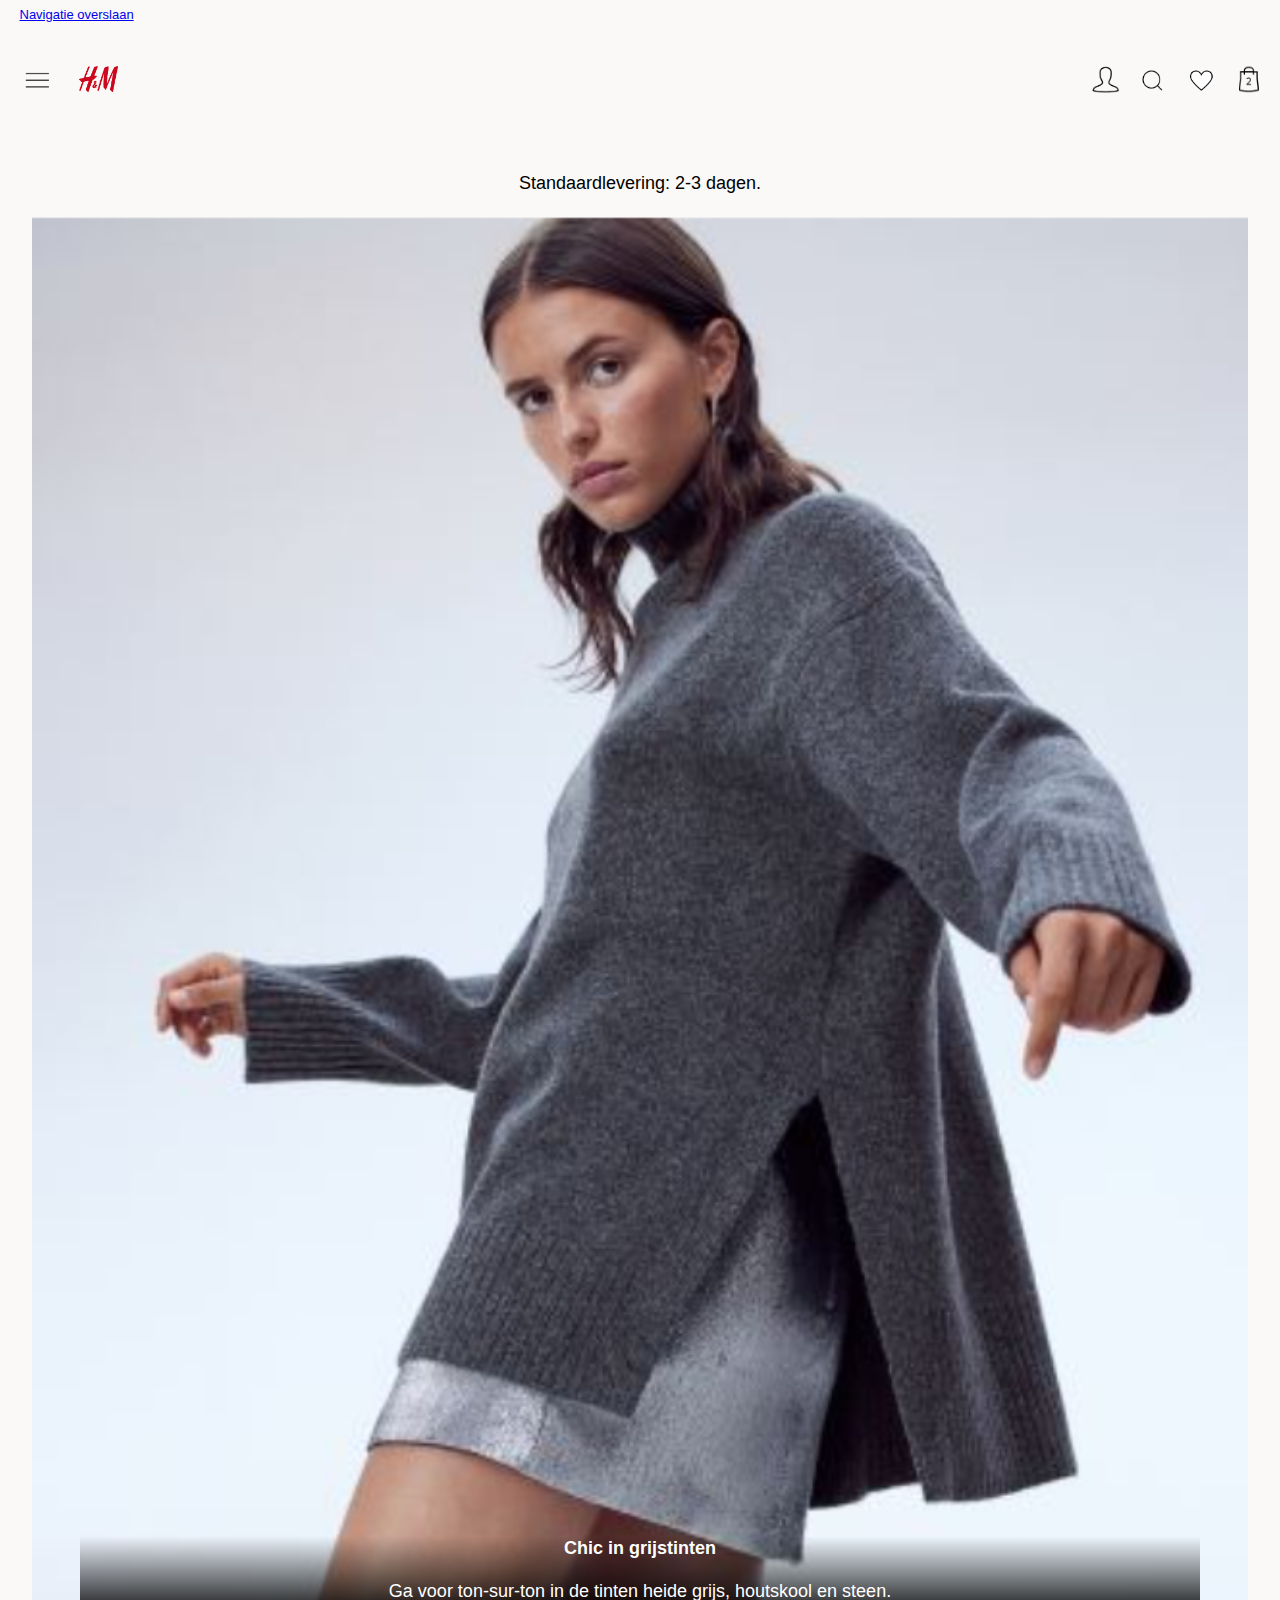
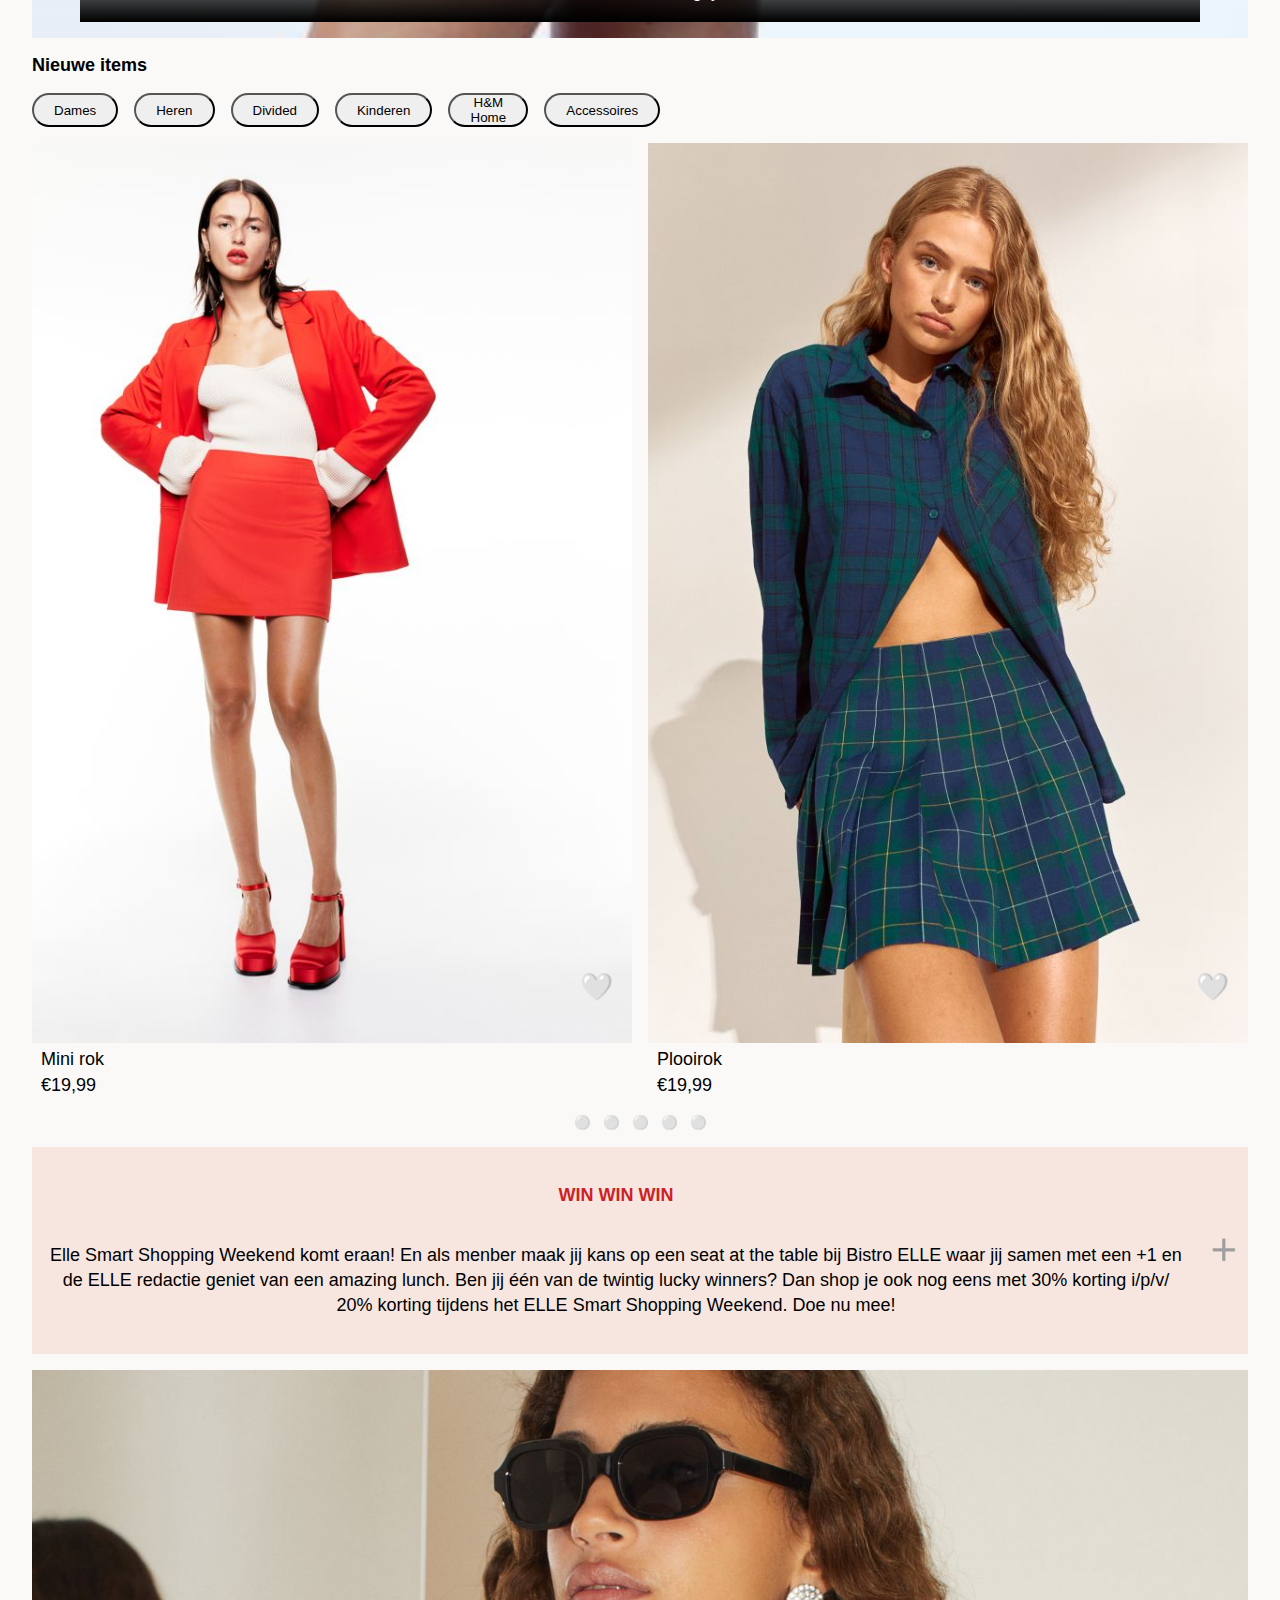
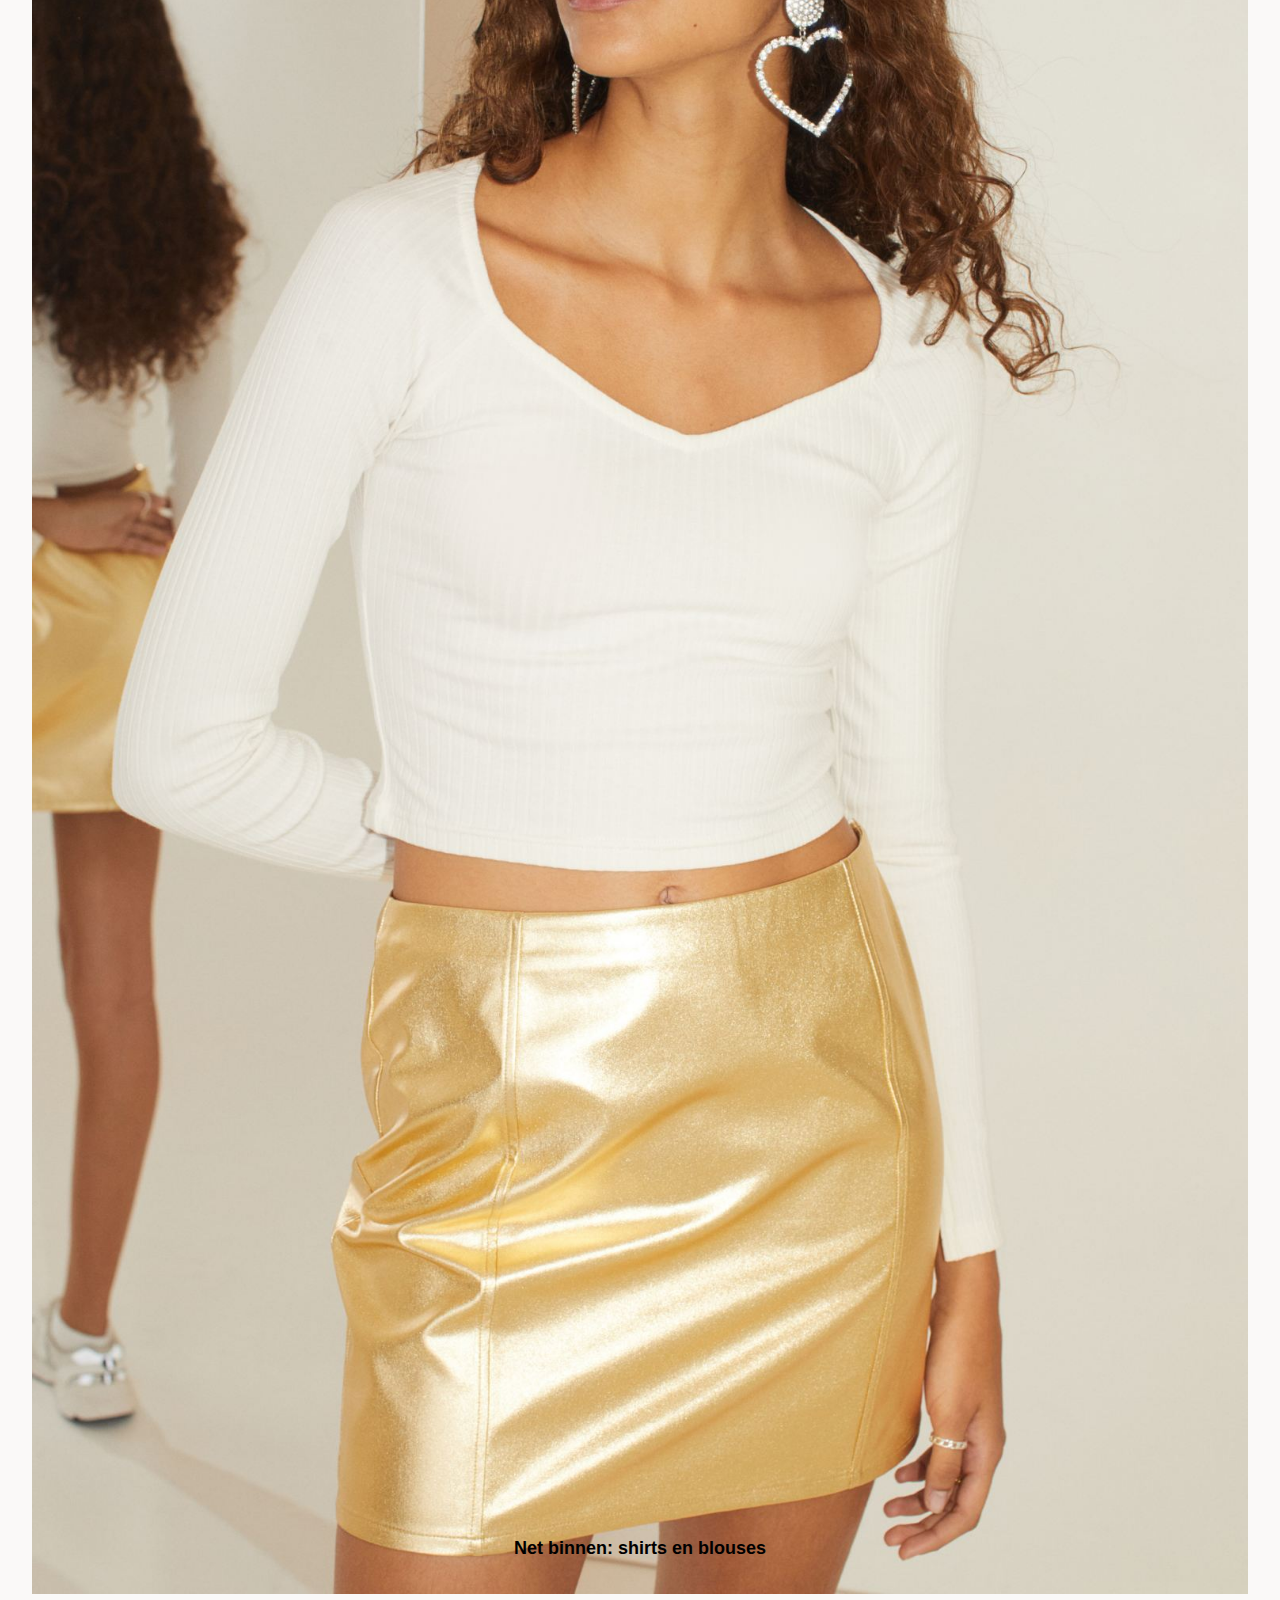
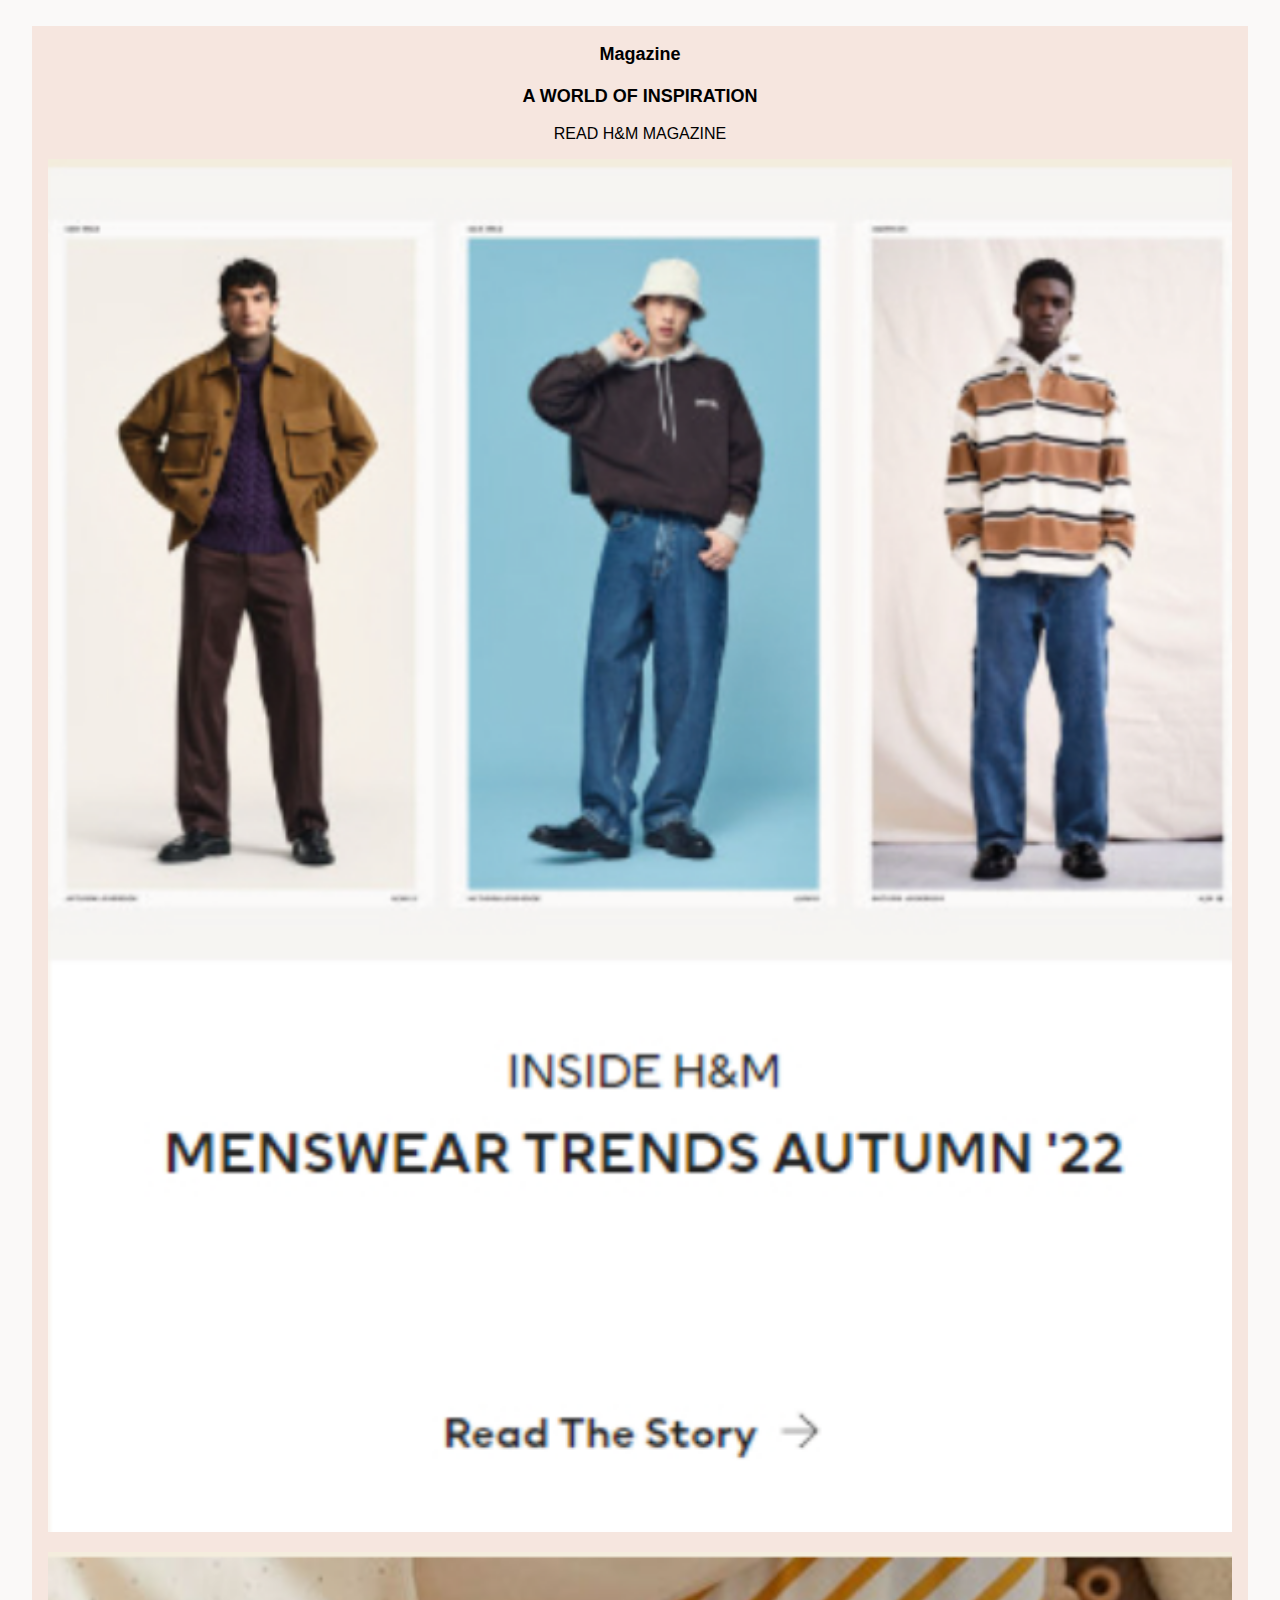
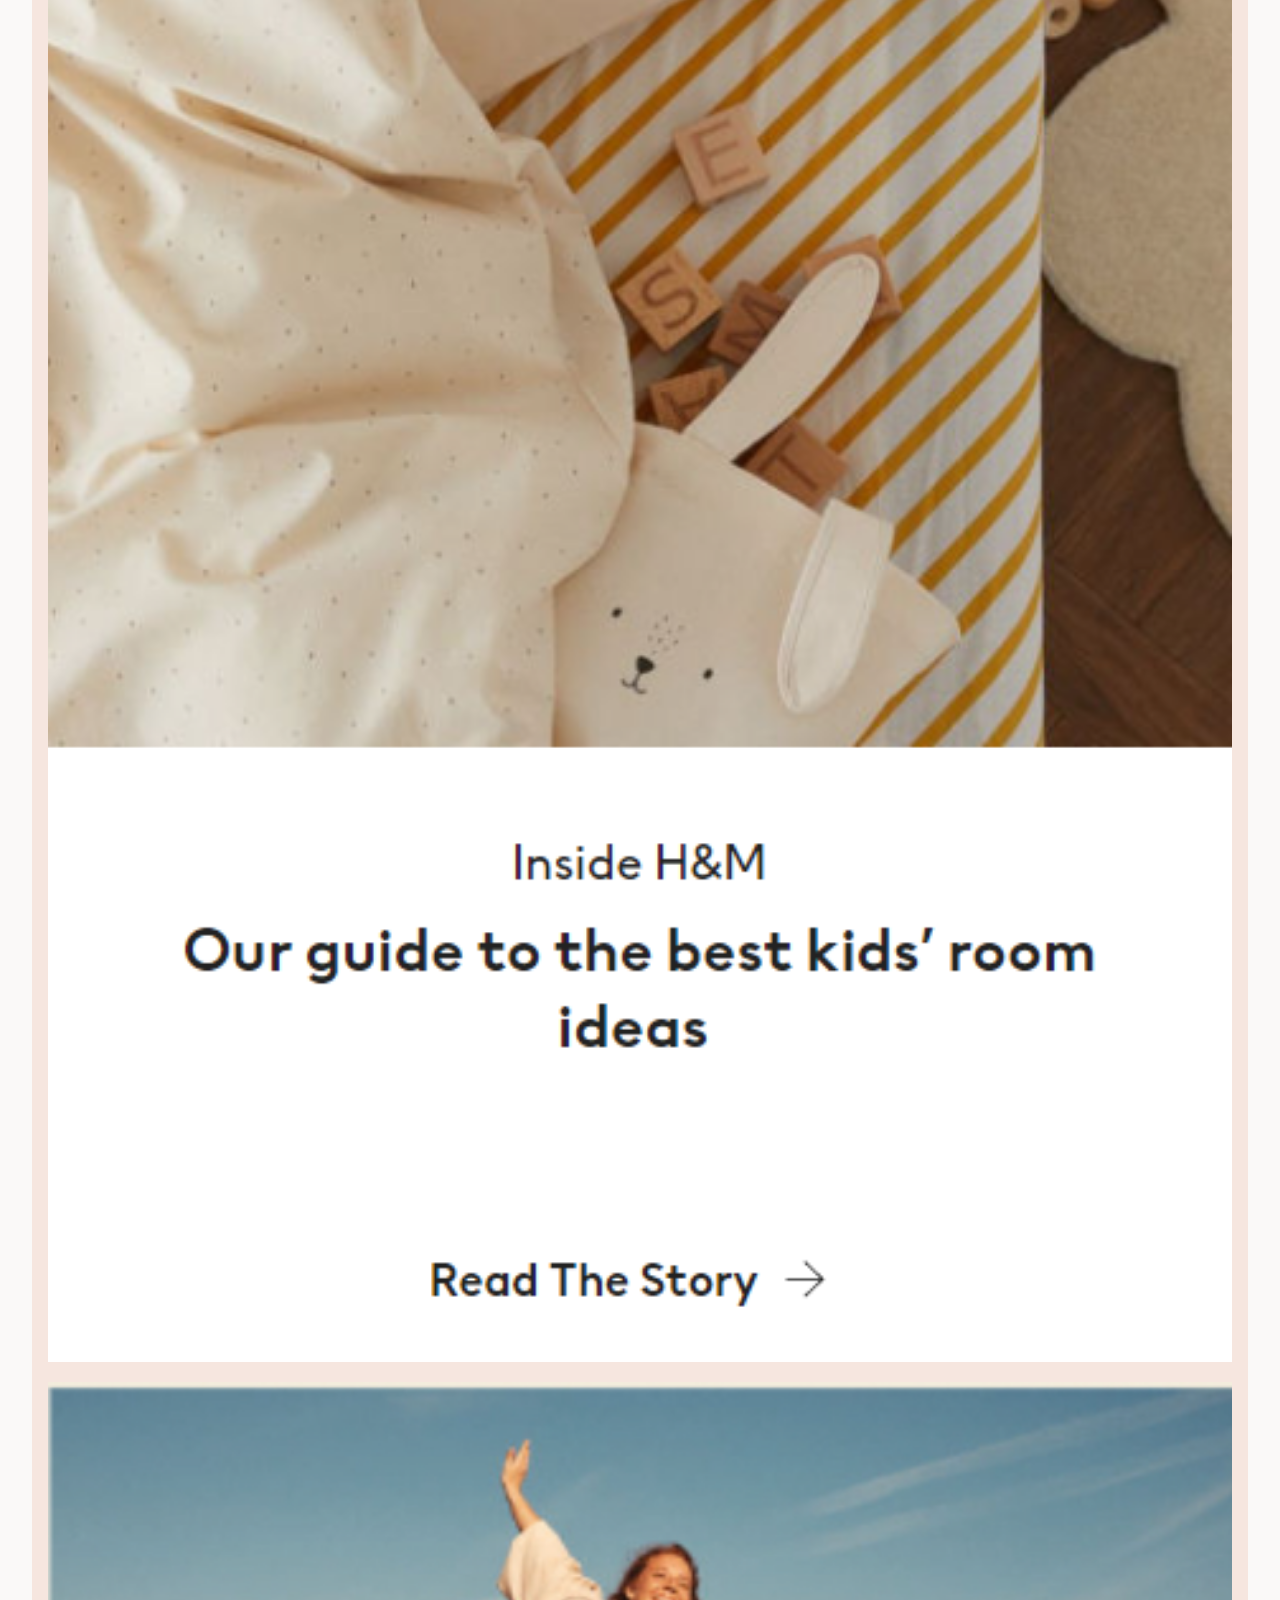
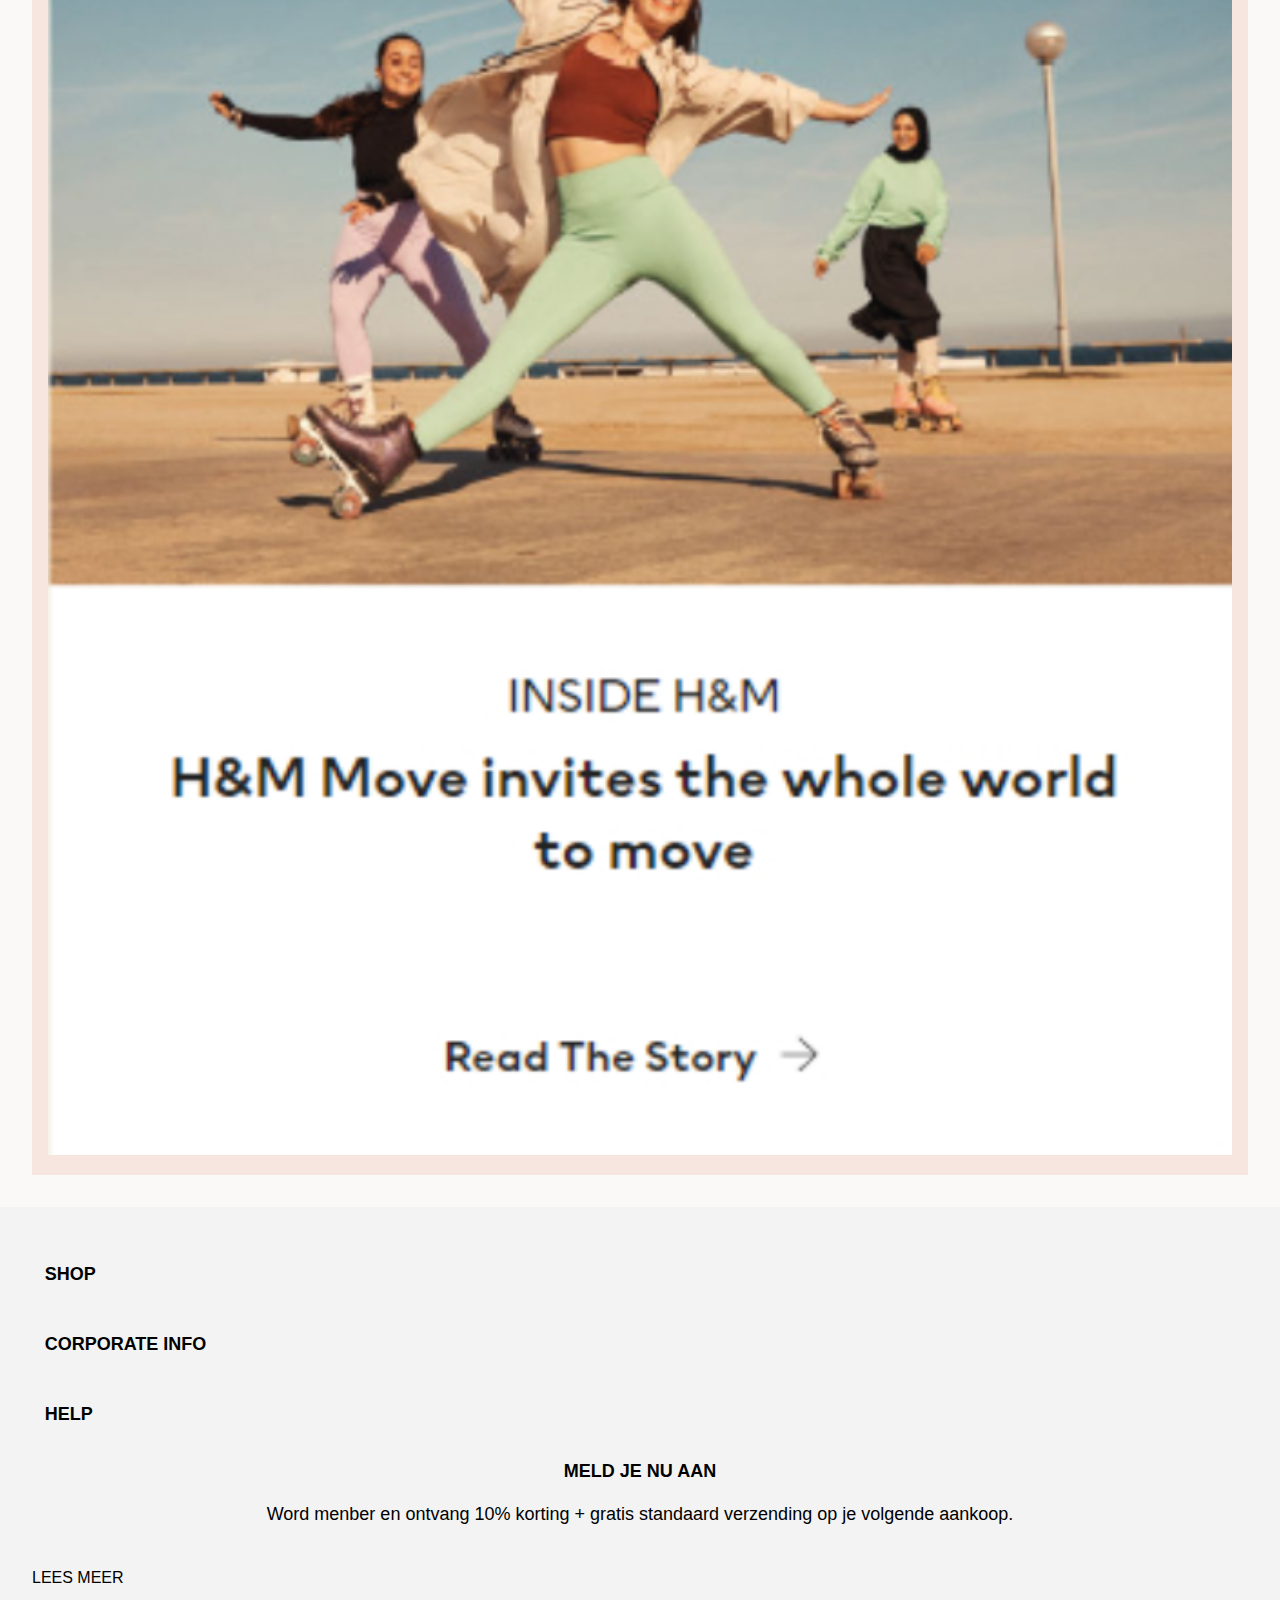
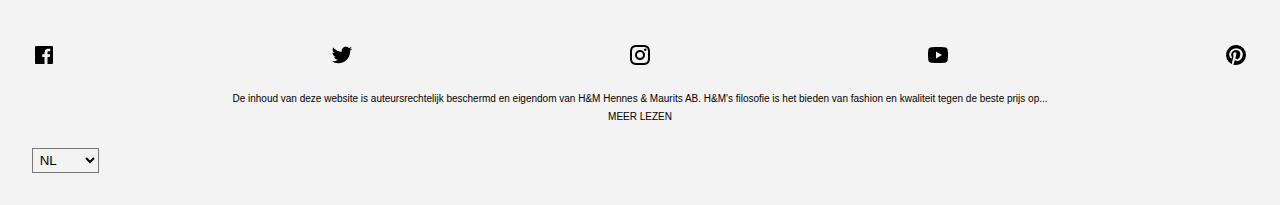
<file: index.html>
<!doctype html>
<html lang="nl">
	
<head>
	<meta charset="UTF-8">
	<meta name="author" content="Laura Peer">
	<meta name="viewport" content="width=device-width, initial-scale=1">
	
	<title>H&M frontend</title>
	
	<link href="styles/style.css" rel="stylesheet">
	<link href="styles/algemeen.css" rel="stylesheet">
	<link rel="icon" type="image/svg+xml" href="images/favicon.svg">
</head>


<body>
	<a href="#navOverslaan">Navigatie overslaan</a>
	<header id="naarTop">
		<h1>
			<a href="#naarTop"><img src="images/logoh&m.png" alt="Logo van H&M"></a>
		</h1>
		<button aria-label="Menu button">
			<img src="images/menuknop-bg.png" alt="Menu button">
		</button>
		<nav>
			<button aria-label="Sluit button"><img src="images/kruisje.png" alt="Sluit button"></button>
			<ul>
				<li><a href="#">Inloggen</a></li>
				<li><a href="#">Dames</a></li>
				<li><a href="#">Heren</a></li>
				<li><a href="#">Devided</a></li>
				<li><a href="#">Baby</a></li>
				<li><a href="#">Kinderen</a></li>
				<li><a href="#">H&M Home</a></li>
				<li><a href="#">Beauty</a></li>
				<li><a href="#">Sport</a></li>
				<li><a href="#">Duurzaamheid</a></li>
				<li><a href="#">Klantenservice</a></li>
				<li><a href="#">Newsletter</a></li>
				<li><a href="#">Zoek een winkel</a></li>
				<li><a href="#">H&M Android app</a></li>
				<li><a href="#">H&M Iphone app</a></li>
			</ul>
		</nav>
		<ul>
			<li><a href="#"><img src="images/account-bg.png" alt="Account button"></a></li>
			<li>
				<button aria-label="zoeken"><img src="images/zoeken-bg.png" alt="Zoeken"></button>
			</li>
			<li><a href="#"><img src="images/favorieten-bg.png" alt="favorieten button"><span class="empty">0</span></a></li>
			<li><a href="#"><img src="./images/winkelmandje-bg.png" alt="Winkelmandje"></a></li>
		</ul>
	</header>
	<main id="navOverslaan">
		<p>Standaardlevering: 2-3 dagen.</p>
		<section> <!--1e section-->
			<div aria-label="Chic in grijstinten">
				<h2>Chic in grijstinten</h2>
				<p>Ga voor ton-sur-ton in de tinten heide grijs, houtskool en steen.</p>
			</div>
			<img src="images/knit_grijs.png" alt="Foto met link van een grijze oversized trui.">
		</section>
		<section><!--2e section-->
			<h2>Nieuwe items</h2>
			<ul>
				<li>
					<button aria-label="Dames kleding">Dames</button>
				</li>
				<li>
					<button aria-label="Heren kleding">Heren</button>
				</li>
				<li>
					<button aria-label="Kleding voor beide geslachten">Divided</button>
				</li>
				<li>
					<button aria-label="Kinderkleding">Kinderen</button>
				</li>
				<li>
					<button aria-label="H&M home spullen">H&M Home</button>
				</li>
				<li>
					<button aria-label="Accessoires">Accessoires</button>
				</li>
			</ul>
			<ul>
				<li>
					<p>Mini rok</p>
					<p>€19,99</p>
					<a href="#"><img src="images/Minirok-rood.jpg" alt="Foto van de mini rok in een rode kleur"></a>
					<button aria-label="like me" class="like"></button>
				</li>
				<li>
					<p>Plooirok</p>
					<p>€19,99</p>
					<a href="detail.html"><img src="images/plooirok.jpg" alt="Foto van een groene geplooide rok"></a>
					<button aria-label="like me" class="like"></button>
				</li>
				<li>
					<p>jurk met turtleneck</p>
					<p>€39,99</p>
					<a href="#"><img src="images/rozetrui.jpg" alt="Foto van een roze turtleneck trui"></a>
					<button aria-label="like me" class="like"></button>
				</li>
			</ul>
			<nav>
				<button aria-label="slider button"></button>
				<button aria-label="slider button"></button>
				<button aria-label="slider button"></button>
				<button aria-label="slider button"></button>
				<button aria-label="slider button"></button>
			</nav>
		</section>
		<section> <!--3e section-->
			<h2>WIN WIN WIN</h2>
			<p>Elle Smart Shopping Weekend komt eraan! En als menber maak jij kans op een seat at the table bij Bistro ELLE waar jij
				samen met een +1 en de ELLE redactie geniet van een amazing lunch. Ben jij één van de twintig lucky winners? Dan shop 
				je ook nog eens met 30% korting i/p/v/ 20% korting tijdens het ELLE Smart Shopping Weekend. Doe nu mee! 
			</p>
			<button aria-label="Meer lezen over de winactie Elle Smart Shopping Weekend">
				<img src="images/plusje.png" alt="Button meer weten">
			</button>
		</section>
		<section><!--4e section-->
			<a href="#">
				<h2>Net binnen: shirts en blouses</h2>
				<img src="images/shirt.jpg" alt="Foto van een witte top">
			</a>
		</section>
		<section><!--5e section-->
			<h2>Magazine</h2>
			<h3>A WORLD OF INSPIRATION</h3>
			<a href="#">READ H&M MAGAZINE</a>

			<a href="#">
				<img src="images/menswear-trends.png" alt="Menswear trends autumn '22. Read the story.">
			</a>

			<a href="#">
				<img src="images/kinderkamer.png" alt="Our guide to the best kids room ideas. Read the story">
			</a>

			<a href="#">
				<img src="images/insidehm.png" alt="H&M move invites the world to move. Read the story.">
			</a>
		</section>
	</main>
		<footer>
			<button aria-label="Shoppen in de verschillende categoriën">
				<h2>SHOP</h2>
			</button>
			<button aria-label="Corporate informatie over H&M">
				<h2>CORPORATE INFO</h2>
			</button>
			<button aria-label="Help informatie">
				<h2>HELP</h2>
			</button>

			<h4>MELD JE NU AAN</h4>
			<p>Word menber en ontvang 10% korting + gratis standaard verzending op je volgende aankoop.</p>
			<a href="#">LEES MEER</a>

			<ul aria-label="Dit is een lijstje met de socials">
				<li><a href="#"><img src="images/facebook-box-fill.png" alt="Link naar de Facebookpagina"></a></li>
				<li><a href="#"><img src="images/twitter-fill.png" alt="Link naar de Twitter"></a></li>
				<li><a href="#"><img src="images/instagram-line.png" alt="Link naar de Instagram"></a></li>
				<li><a href="#"><img src="images/youtube-fill.png" alt="Link naar het Youtube account"></a></li>
				<li><a href="#"><img src="images/pinterest-fill.png" alt="Link naar de Pinterestpagina"></a></li>
			</ul>

			<p>De inhoud van deze website is auteursrechtelijk beschermd en eigendom van H&M Hennes & Maurits AB. H&M's filosofie is het bieden van fashion en kwaliteit tegen de beste prijs
				op...
			</p>
			<a href="#">MEER LEZEN</a>
			<select aria-label="Selecteer hier je taal">
				<option value="" aria-label="Taal Nederlands">NL</option>
				<option value="" aria-label="Taal Engels">Eng</option>
			</select>
		</footer>
	<script defer src="scripts/script.js"></script>
</body>
	
</html>
</file>
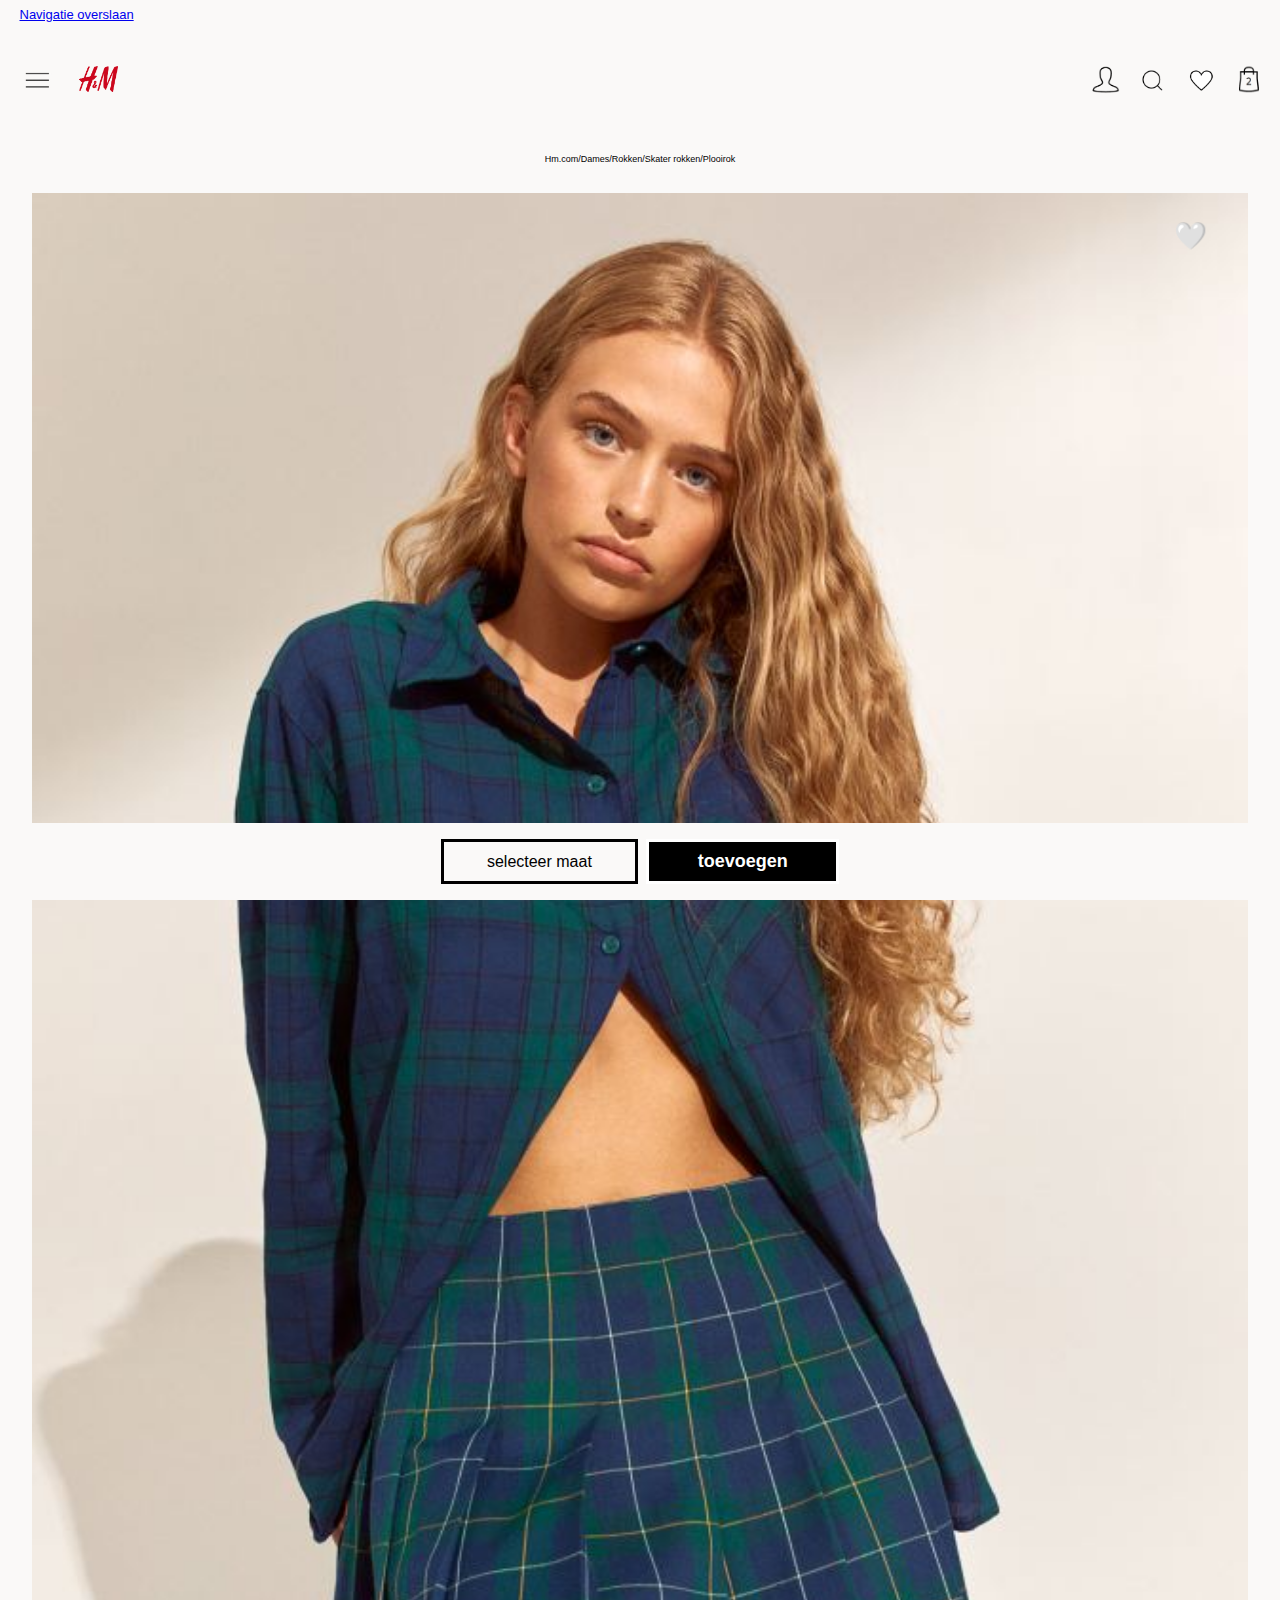
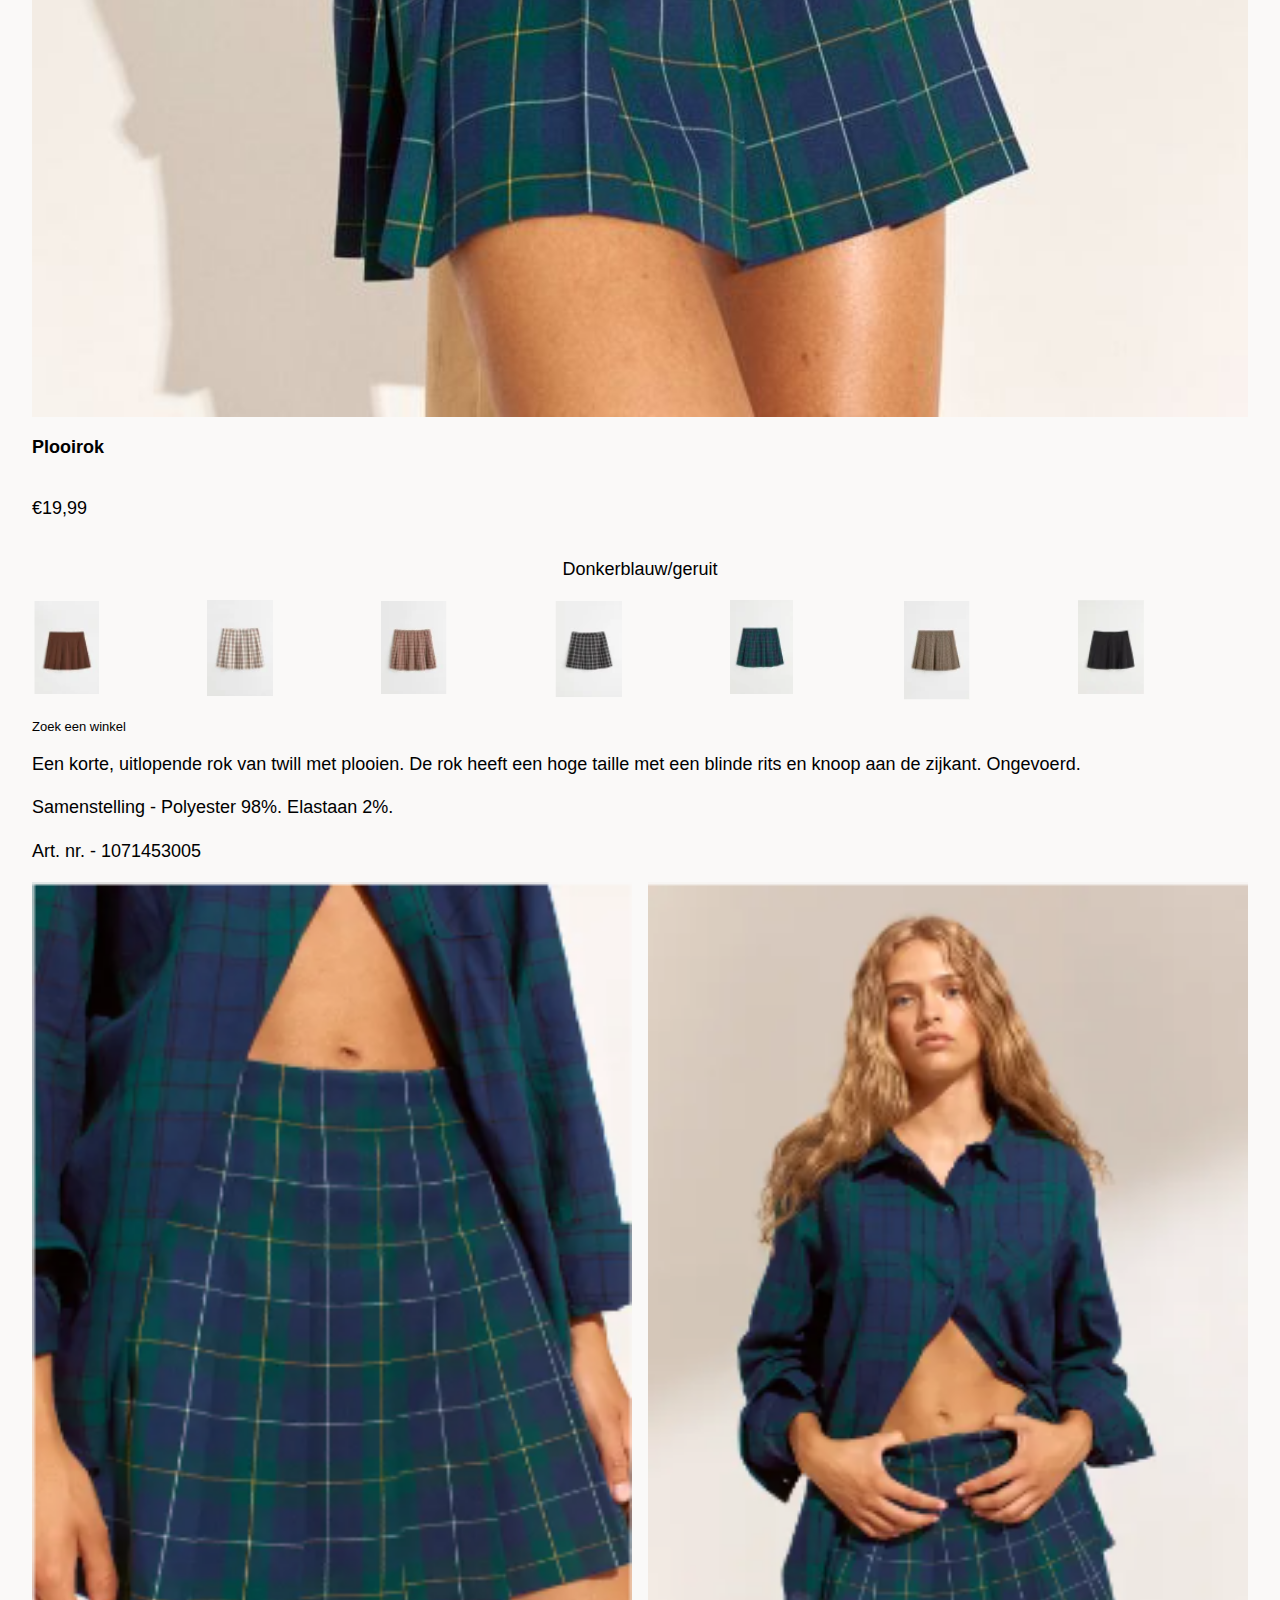
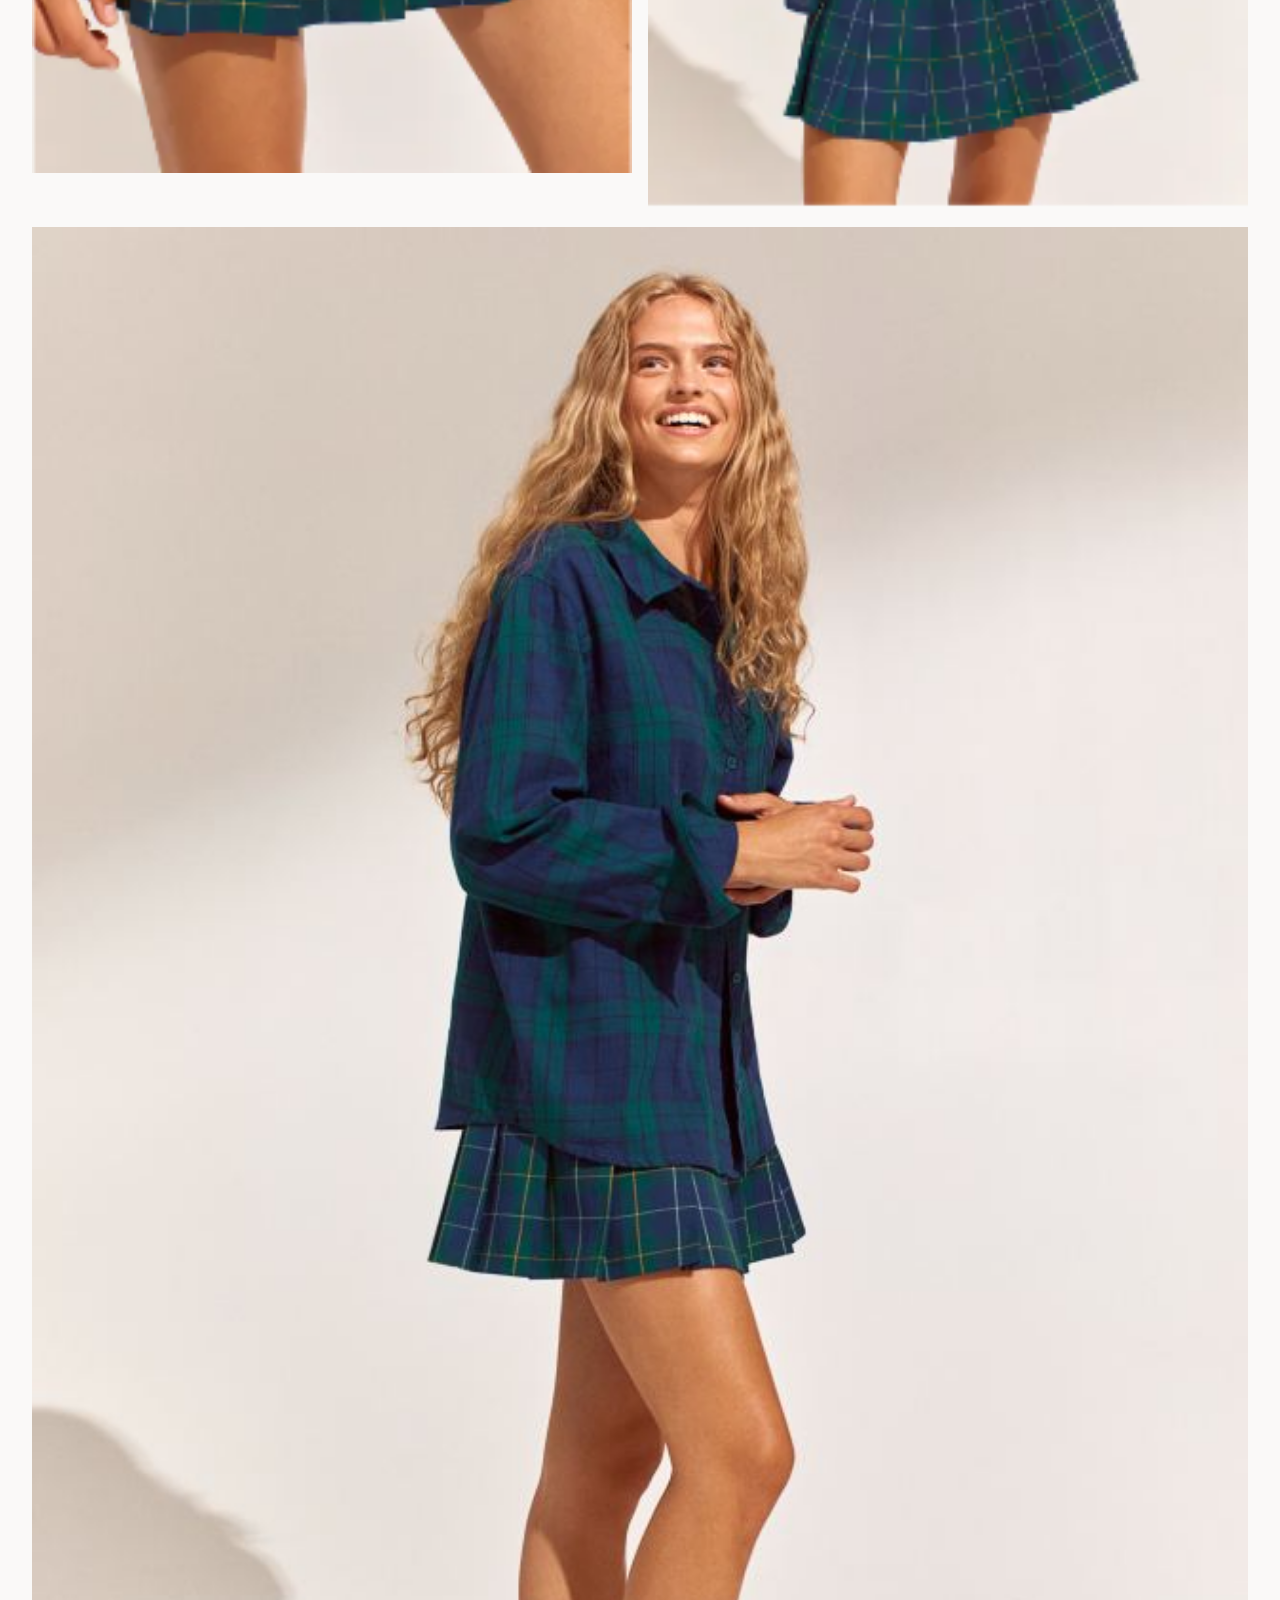
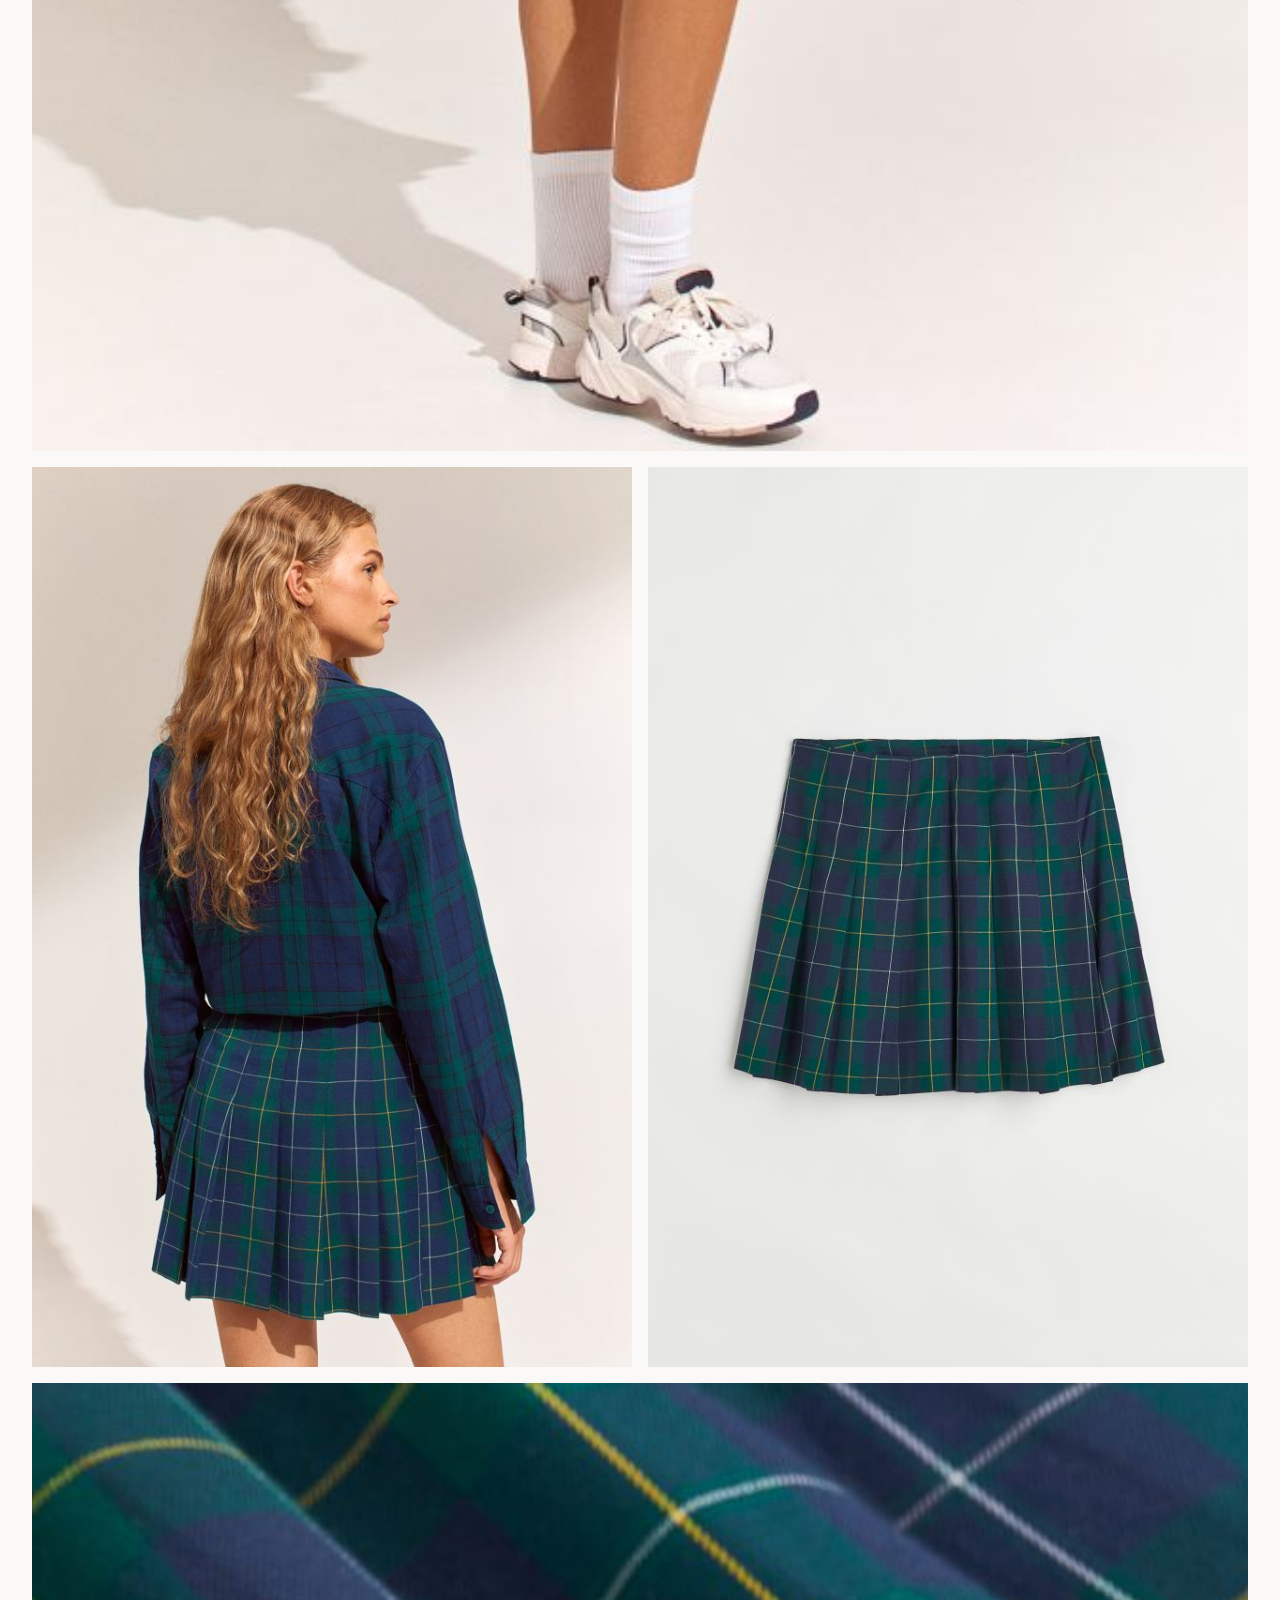
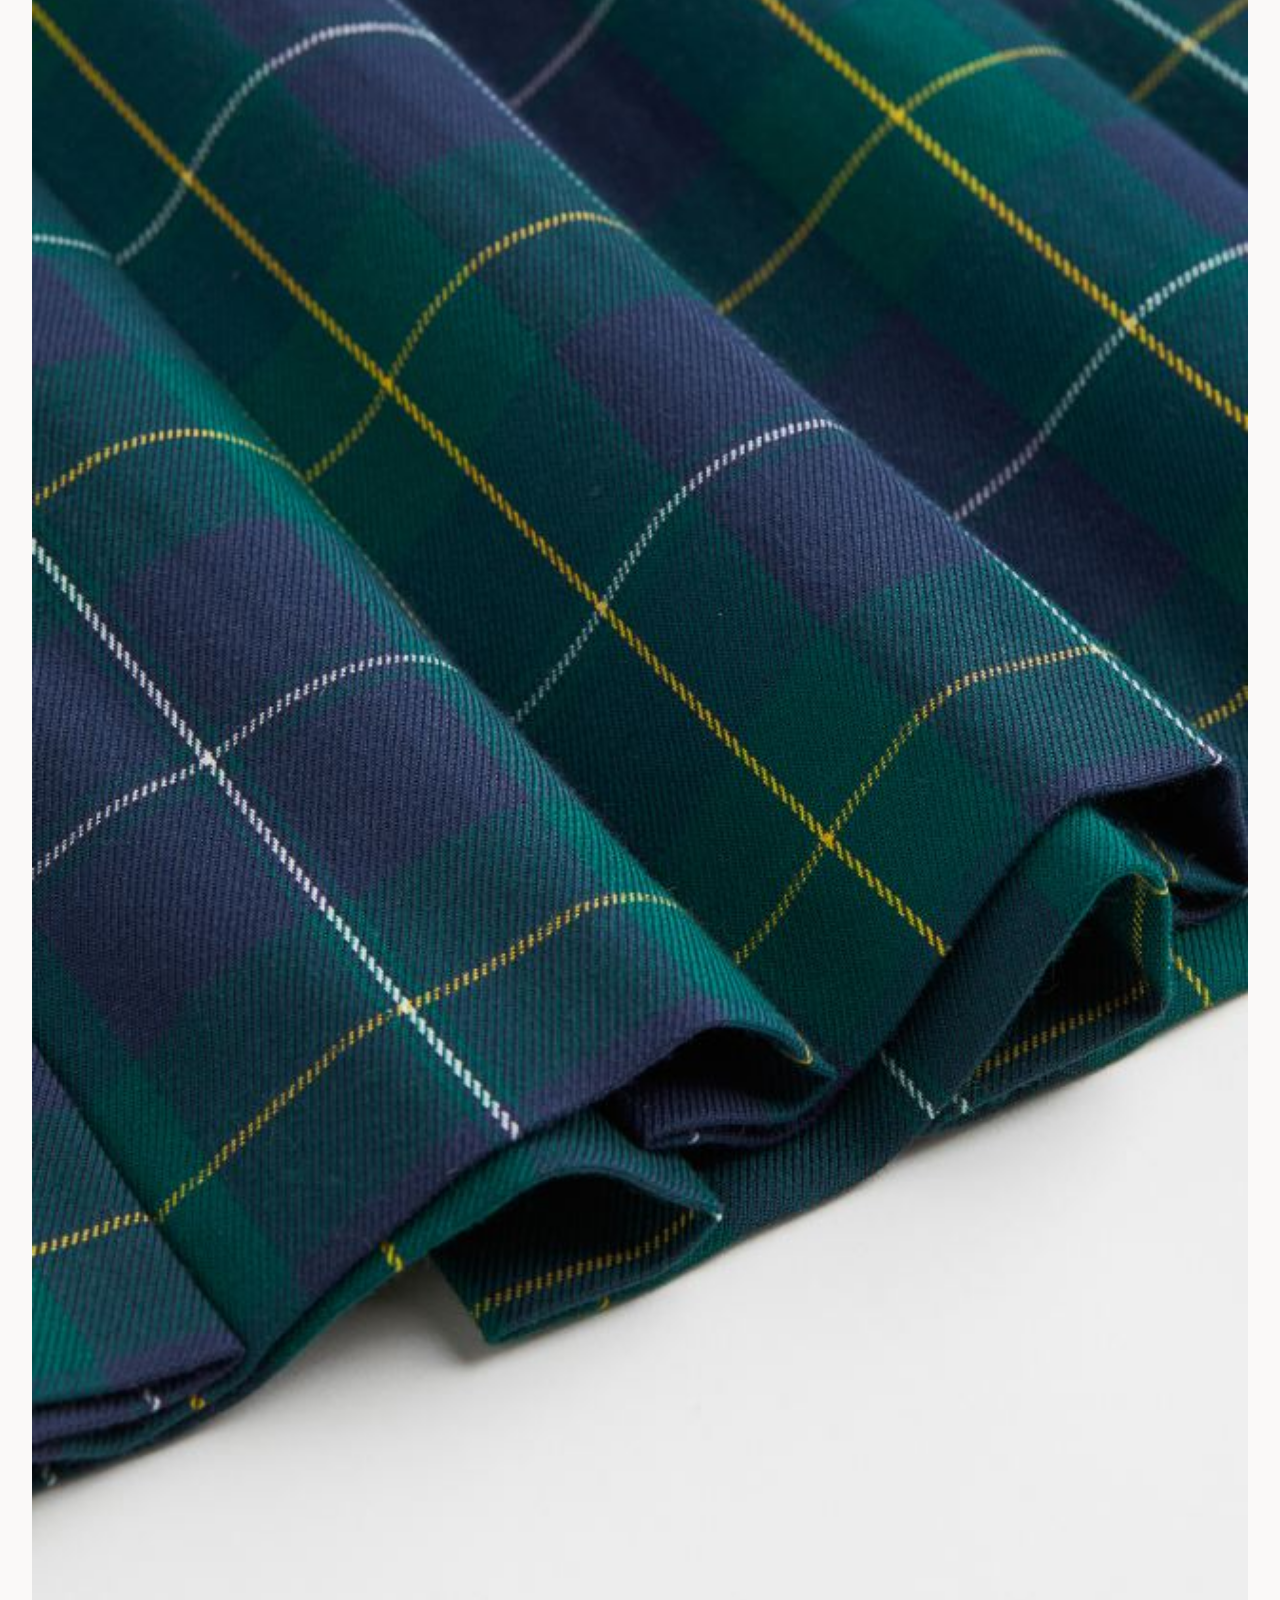
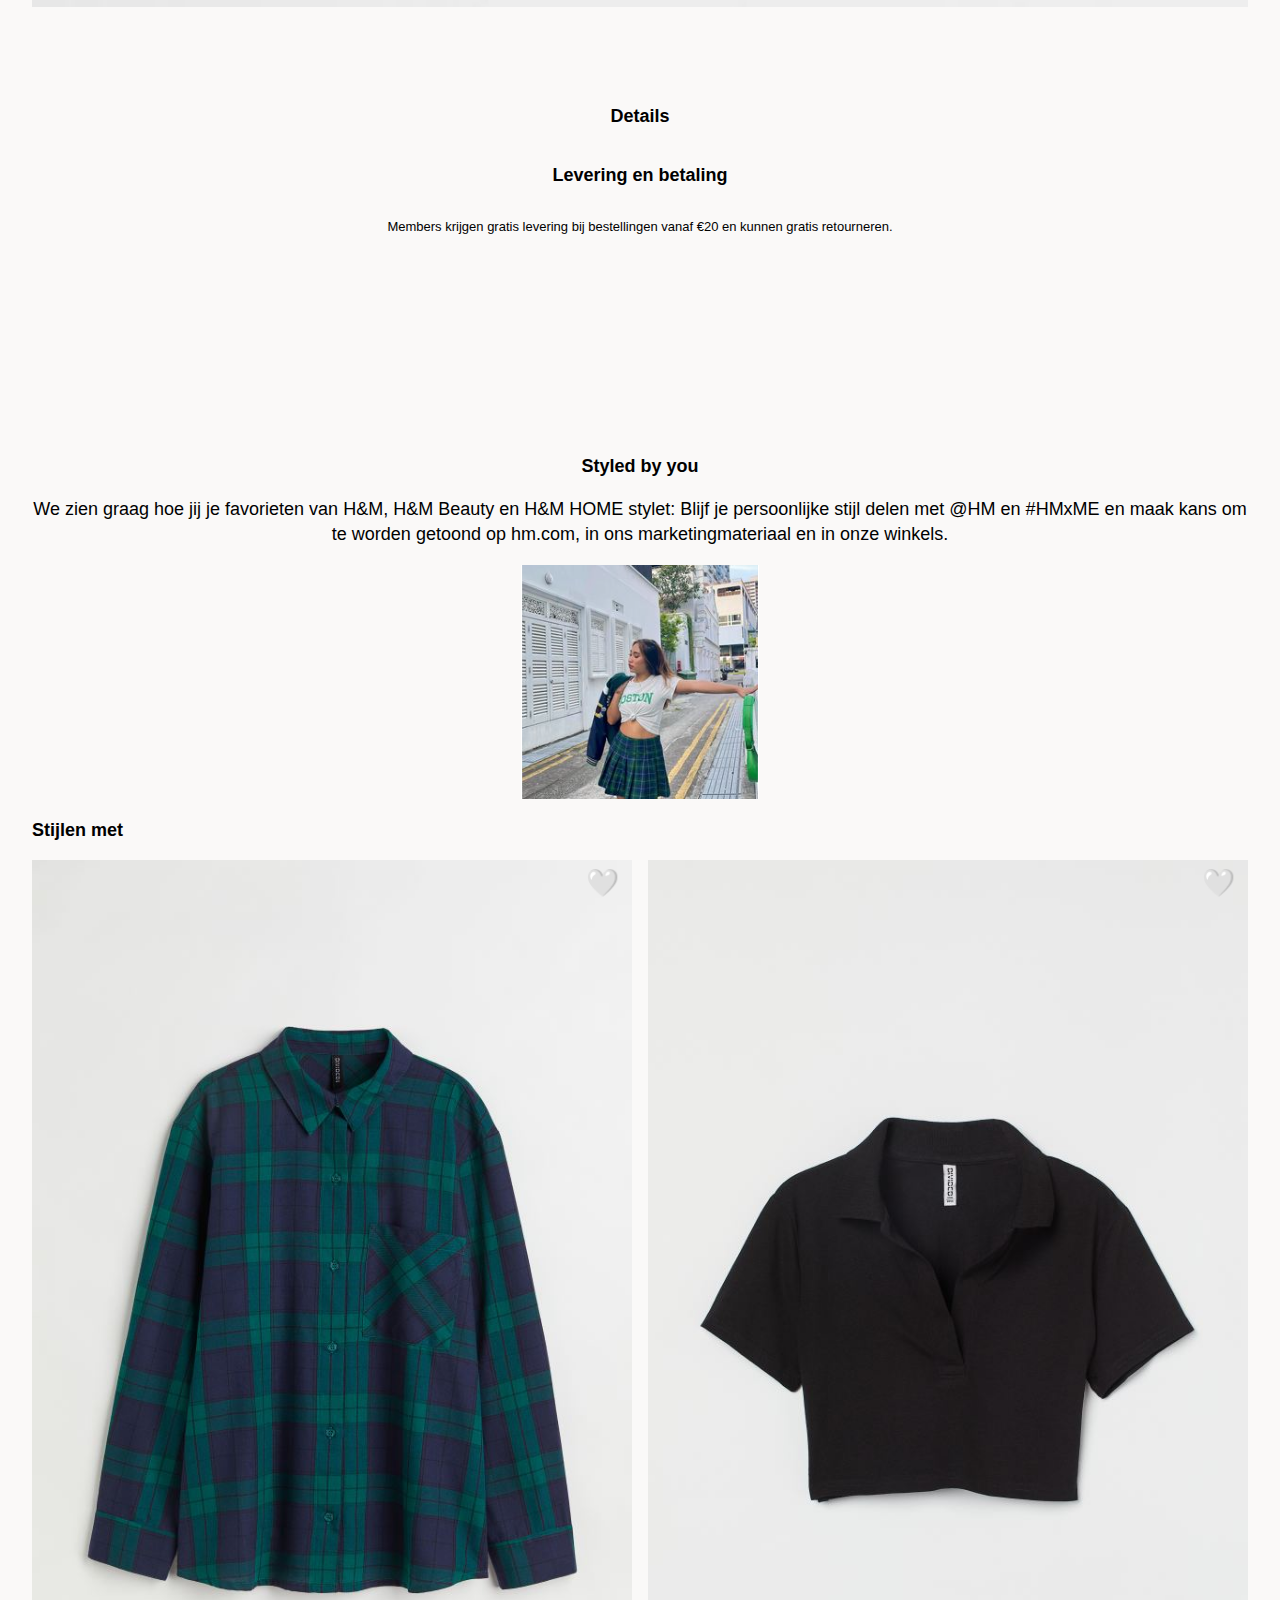
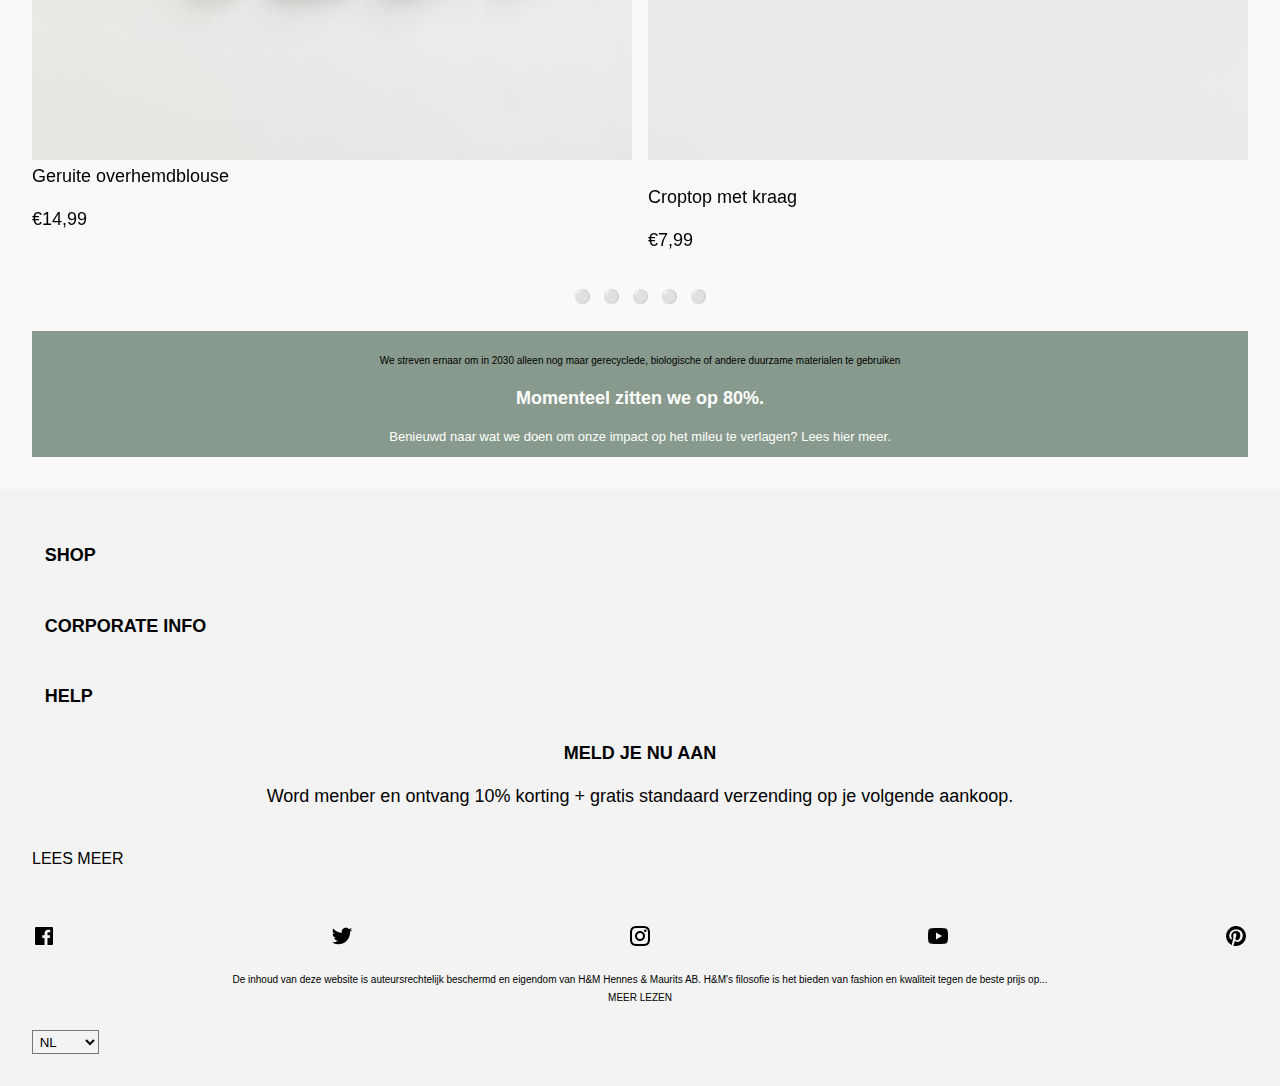
<file: detail.html>
<!DOCTYPE html>
<html lang="en">
<head>
    <meta charset="UTF-8">
    <meta http-equiv="X-UA-Compatible" content="IE=edge">
    <meta name="viewport" content="width=device-width, initial-scale=1.0">
    <title>Detailpagina</title>

	<link href="styles/style2.css" rel="stylesheet">
	<link href="styles/algemeen.css" rel="stylesheet">
	<link rel="icon" type="image/svg+xml" href="images/favicon.svg">
</head>

<body>
	<a href="#navOverslaan">Navigatie overslaan</a>
	<header id="naarTop">
		<h1>
			<a href="index.html"><img src="images/logoh&m.png" alt="Logo van H&M"></a>
		</h1>
		<button aria-label="Menu button">
			<img src="images/menuknop-bg.png" alt="Menu button">
		</button>
		<nav>
			<button aria-label="Sluit button"><img src="images/kruisje.png" alt="Sluit button"></button>
			<ul>
				<li><a href="#">Inloggen</a></li>
				<li><a href="#">Dames</a></li>
				<li><a href="#">Heren</a></li>
				<li><a href="#">Devided</a></li>
				<li><a href="#">Baby</a></li>
				<li><a href="#">Kinderen</a></li>
				<li><a href="#">H&M Home</a></li>
				<li><a href="#">Beauty</a></li>
				<li><a href="#">Sport</a></li>
				<li><a href="#">Duurzaamheid</a></li>
				<li><a href="#">Klantenservice</a></li>
				<li><a href="#">Newsletter</a></li>
				<li><a href="#">Zoek een winkel</a></li>
				<li><a href="#">H&M Android app</a></li>
				<li><a href="#">H&M Iphone app</a></li>
			</ul>
		</nav>
		<ul>
			<li><a href="#"><img src="images/account-bg.png" alt="Account button"></a></li>
			<li>
				<button aria-label="Zoeken"><img src="images/zoeken-bg.png" alt="Zoeken"></button>
			</li>
			<li><a href="#"><img src="images/favorieten-bg.png" alt="favorieten button"><span class="empty">0</span></a></li>
			<li><a href="#"><img src="./images/winkelmandje-bg.png" alt="Winkelmandje"></a></li>
		</ul>
	</header>
	<main id="navOverslaan">
		<p>Hm.com/Dames/Rokken/Skater rokken/Plooirok</p>
		<section> <!--1e section-->
			<p>Plooirok</p>
			<img src="images/plooirok.jpg" alt="Foto van een groene geplooide rok">
			<p>€19,99</p>
			<button aria-label= "Like me"></button>
		</section>
		<section> <!---- 2e section.--> 
			<p>Donkerblauw/geruit</p>
			<ul>
				<li><a href="#"><img src="images/plooirokbruin.png" alt="Bruin geplooide rok"></a></li>
				<li><a href="#"><img src="images/plooirokwit.png" alt="wit geplooide rok"></a></li>
				<li><a href="#"><img src="images/plooirokbege.png" alt="bege gekleurde rok"></a></li>
				<li><a href="#"><img src="images/plooirokbruingrijs.png" alt="bruin//grijs geplooide rok"></a></li>
				<li><a href="#"><img src="images/plooirokgroen.png" alt="groen geplooide rok"></a></li>
				<li><a href="#"><img src="images/plooiroktoupe.png" alt="taupe geplooide rok"></a></li>
				<li><a href="#"><img src="images/plooirokzwart.png" alt="zwart geplooide rok"></a></li>
			</ul>
			<a href="#">Zoek een winkel</a>
		</section>
		<section> <!--3e section-->
			<p>Een korte, uitlopende rok van twill met plooien. De rok heeft een hoge taille met een blinde rits en knoop aan de zijkant. Ongevoerd.</p>
			<p>Samenstelling - Polyester 98%. Elastaan 2%.</p>
			<p>Art. nr. - 1071453005</p>
		</section>
		<section> <!---- 4e section.--> 
			<img src="images/rokfrontcloseup.png" alt="Voorkant closeup van de groengeplooide rok">
			<img src="images/rokfront.png" alt="Vooraanzicht groengeplooide rok">
			<img src="images/rokside.jpg" alt="Zijkant van de groengeplooide rok">
			<img src="images/rokback.jpg" alt="Achteraanzicht van de groengeplooide rok">
			<img src="images/rok.jpg" alt="De groengeplooide rok">
			<img src="images/rokclose.jpg" alt="Stof van de groengeplooide rok">
		</section>
		<section> <!--5e section-->
			<button aria-label="Meer details over de rok">Details</button>
			<button aria-label="Meer over de levering en betaling">Levering en betaling</button>
			<p>Members krijgen gratis levering bij bestellingen vanaf €20 en kunnen gratis retourneren.</p>
		</section>
		<section> <!--6e section-->
			<button aria-label="Maat selecteren voor de rok">selecteer maat</button>
			<button aria-label="Toevoegen aan winkelwagen">toevoegen</button>
		</section>
		<section> <!--7e section-->
			<h2>Styled by you</h2>
			<p>We zien graag hoe jij je favorieten van H&M, H&M Beauty en H&M HOME stylet: Blijf je persoonlijke stijl delen met @HM en #HMxME en maak kans om te worden getoond op hm.com, in ons marketingmateriaal en in onze winkels.</p>
			<img src="images/styledbyyou.png" alt="Foto van iemand die haar favoriet heeft gedeeld met H&M.">
		</section>
		<section> <!--8ste section-->
			<h2>Stijlen met</h2>
			<ul>
				<li>
					<p>Geruite overhemdblouse</p>
					<a href="#"><img src="images/geruiteblouse.jpg" alt="Foto van een groen geruite blouse."></a>
					<button aria-label="like me" class="like"></button>
					<p>€14,99</p>
				</li>
				<li>
					<p>Croptop met kraag</p>
					<a href="#"><img src="images/croptop.jpg" alt="Foto van een zwarte croptop"></a>
					<button aria-label="like me" class="like"></button>
					<p>€7,99</p>
				</li>
			</ul>
			<nav>
				<button aria-label="slider button"></button>
				<button aria-label="slider button"></button>
				<button aria-label="slider button"></button>
				<button aria-label="slider button"></button>
				<button aria-label="slider button"></button>
			</nav>
		</section>
		<section> <!--9e section-->
			<p>We streven ernaar om in 2030 alleen nog maar gerecyclede, biologische of andere duurzame materialen te gebruiken</p>
			<p>Momenteel zitten we op 80%.</p>
			<a href="#">Benieuwd naar wat we doen om onze impact op het mileu te verlagen? Lees hier meer.</a>
		</section>
	</main>
	<footer>
		<button aria-label="Shoppen in de verschillende categoriën">
			<h2>SHOP</h2>
		</button>
		<button aria-label="Corporate informatie over H&M">
			<h2>CORPORATE INFO</h2>
		</button>
		<button aria-label="Help informatie">
			<h2>HELP</h2>
		</button>

		<h4>MELD JE NU AAN</h4>
		<p>Word menber en ontvang 10% korting + gratis standaard verzending op je volgende aankoop.</p>
		<a href="#">LEES MEER</a>

		<ul aria-label="Dit is een lijstje met de socials">
			<li><a href="#"><img src="images/facebook-box-fill.png" alt="Link naar de Facebookpagina"></a></li>
			<li><a href="#"><img src="images/twitter-fill.png" alt="Link naar de Twitter"></a></li>
			<li><a href="#"><img src="images/instagram-line.png" alt="Link naar de Instagram"></a></li>
			<li><a href="#"><img src="images/youtube-fill.png" alt="Link naar het Youtube account"></a></li>
			<li><a href="#"><img src="images/pinterest-fill.png" alt="Link naar de Pinterestpagina"></a></li>
		</ul>

		<p>De inhoud van deze website is auteursrechtelijk beschermd en eigendom van H&M Hennes & Maurits AB. H&M's filosofie is het bieden van fashion en kwaliteit tegen de beste prijs
			op...
		</p>
		<a href="#">MEER LEZEN</a>
		<select aria-label="Selecteer hier je taal">
			<option value="" aria-label="Taal Nederlands">NL</option>
			<option value="" aria-label="Taal Engels">Eng</option>
		</select>
	</footer>
	<script defer src="scripts/script2.js"></script>
</body>
</html>
</file>
<file: styles/style.css>
/********/
/* MAIN */
/********/
/* Stijling voor de 1e p */
main > p {
	text-align: center;	
}

/* Stijling voor de 1e section */
/* nieuw - zodat de div met h2 en p binnen deze sectie blijft */
main section:nth-of-type(1) {
	display: flex;
	flex-direction: column;
	position:relative;
}

/*De tekst op het plaatje positioneren*/
main section:nth-of-type(1)  div {
	position: absolute;
		text-align: center;
		position: absolute;
		bottom: 1em;
		right:3em;
		left:3em;
		z-index: 100;
		background-image: linear-gradient(transparent, black);
		color: var(--color-accent-text);
}

main section:nth-of-type(1) div h2{
	margin: var(--margin-altijd-0);
}

main section:nth-of-type(1) img{
	width: 100%;
	position: relative;
}

/* Stijling van de 2e section */
/* 1e ul */
/* buttons */
main section:nth-of-type(2) ul:first-of-type{
	display: flex;
	overflow-x:auto;
	gap: 1em;

	margin:0;
	padding:0;
	list-style: none;
}
main section:nth-of-type(2)  ul:first-of-type li{
	flex-basis: 5em;
}

main section:nth-of-type(2) ul:first-of-type li button{
	height:100%;
	width:100%;
	border-radius: var(--border-radius);
	padding: 0 1.5em 0 1.5em;
	background-color: var(fill-buttons);
}

main section:nth-of-type(2) ul:first-of-type li button:active{
	color: var(--color-accent-text);
	background-color: var(--color-extra);
}

/* 2e ul met tekst en foto's */
main section:nth-of-type(2) ul:nth-of-type(2){
	display: flex;
	overflow-x: auto;
	padding: 0;
	gap: 1em;
}

main section:nth-of-type(2) ul:nth-of-type(2) li{
	list-style: none;
	position: relative;
	display: flex;
	flex-direction: column;
	width:calc(50% - .5em);
	flex-shrink:0;
}

main section:nth-of-type(2) ul:nth-of-type(2) li p{
	margin: 0;
	margin-left: .5em;
}

main section:nth-of-type(2) ul:nth-of-type(2) li a {
	order: -1;
}

main section:nth-of-type(2) ul:nth-of-type(2) li a img{
	width: 100%;
}

/*button over de foto positioneren*/
main section:nth-of-type(2) ul:nth-of-type(2) li button{
	position: absolute;
	right: 1em;
	bottom: 7em;
	border: var(--border-style);
	background:none;
}

main section:nth-of-type(2) ul:nth-of-type(2) button.like::after {
	content:"🤍";
    font-size: 2em;
	transition: .3s;
}

/*Animatie van de like button met hover*/
@keyframes hartjeHover{
	0%{
		transform: scale(1);
	}
	25%{
		transform: scale(.7);
	}
	50%{
		transform: scale(1);
	}
	75%{
		transform: scale(.7);
	}
	100%{
		transform: scale(1)
	}
}

main section:nth-of-type(2) ul:nth-of-type(2) li button:hover{
	animation-name: hartjeHover;
	animation-duration: 4s;
	animation-iteration-count: infinite;
}

/*Animatie van de like button active state*/
@keyframes hartjeGroter{
	0%{
		transform: scale(1);
	}
	50%{
		transform: scale(.5);
	}
	100%{
		transform: scale(1)
	}
}

main section:nth-of-type(2) ul:nth-of-type(2) li button:active{
	animation-name: hartjeGroter;
	animation-duration: 4s;
}

/*button na het liken*/
main section:nth-of-type(2) ul:nth-of-type(2) li.liked button.like::after {
	content:"❤️";
}

/* Voor de slider buttons */
main section:nth-of-type(2) > nav{
    display: flex;
    justify-content: center;
	margin-bottom: 1em;
}

main section:nth-of-type(2) > nav button::after{
    content: "⚪";
}

main section:nth-of-type(2) > nav button{
    border: var(--border-style);
    background-color: var(--background-buttons);
}

main section:nth-of-type(2) > nav a img{
    width: 100%;
}

main section:nth-of-type(2) > nav.slide button::after{
    content: "🔴";
}

/* stijling 3e section */
main section:nth-of-type(3) {
	background-color:var(--color-background2);
	position: relative;
	display: grid;
	grid-template-columns: 3fr 3em;
	grid-template-rows: 6em 1fr;
}

main section:nth-of-type(3) h2{
	text-align: center;
	color:var(--color-extra) ;
	padding-top: 2em;
	margin: 0;
}

main section:nth-of-type(3) p{
	text-align: center;
	margin: 0 1em 0 1em;
	padding-bottom: 2em;
	color: var(--color-textalwaysblack);
}

main section:nth-of-type(3) button{
	grid-column-start: 2;
	grid-column-end: 3;
	grid-row-start: 1;
	grid-row-end: 3;
	border: none;
	background-color: var(--color-background2);
}
main section:nth-of-type(3) button img{
	width: 100%;
}

/* stijling 4e section */
main section:nth-of-type(4){
	padding-top: 1em;
}
main section:nth-of-type(4) a{
	display: flex;
	flex-direction: column;
	position: relative;
}

/* tekst op het plaatje */
main section:nth-of-type(4) a h2{
	position: absolute;
		text-align: center;
		position: absolute;
		bottom: 1em;
		right:3em;
		left:3em;
		z-index: 100;
		color: var(--color-textalwaysblack);
}

/* stijling 5e section */
main section:nth-of-type(5){
	display: flex;
	flex-direction: column;
	padding:1em;
	align-items: center;
	gap:1em;
	background-color: var(--color-background2);
	margin-top: 2em;
}

main section:nth-of-type(5) h2,
main section:nth-of-type(5) h3{
	margin: 0;
	color: var(--color-textalwaysblack);
}

main section:nth-of-type(5) a:nth-of-type(1){
	text-decoration: none;
	color: var(--color-textalwaysblack);
}

main section:nth-of-type(5) a:nth-of-type(2),
main section:nth-of-type(5) a:nth-of-type(3),
main section:nth-of-type(5) a:nth-of-type(4){
	width: 100%;
	height: 100%;
	display: block;
	border: none;
	background: none;
	padding: 0;
}

main section:nth-of-type(5) a img{
	width: 100%;
}
</file>
<file: styles/algemeen.css>
/**************/
/* CSS REMEDY */
/**************/
*, *::after, *::before {
    box-sizing:border-box;  
  }
  
  button, summary {
      cursor: pointer;
  }
  
  
  
  
  
  /*********************/
  /* CUSTOM PROPERTIES */
  /*********************/
  :root {
      /* kleurenpallet*/
        /*tekst*/
      --color-text:#000;
      --color-accent-text:#fff;
      --color-textalwaysblack:#000;
      --button-change: #fff;

        /*background*/
      --color-background:#faf9f8;
      --color-background2:#f6e6df;
      --color-header:#faf9f8;
      --color-footer:#f3f3f3; 
      --color-extra:#CE2125; 
      --color-section9:#88998D; 

      --toevoeg-button: #000;
      --border-color1: #000;
      --border-color2: #fff;
      --border: solid;

      --margin-altijd-0: 0;
      --z-idex: 200;

      /*buttons*/
      --border-style: none;
      --border-radius: 2em;
      --background-buttons: #faf9f8;
      --fill-buttons:#f3f3f3;
      --font-weight: 600; 
      --font-size: medium;

  }
  
  @media(prefers-color-scheme: dark){
      :root{
            /*tekst*/
        --color-text:#fff;
        --color-accent-text:#fff;
        --color-textalwaysblack:#000;
        --button-change: #000;


            /*background*/
        --color-background:#000;
        --color-background2:#f6e6df;
        --color-header:#101010;
        --color-footer:	#303030; 
        --color-extra:#CE2125; 
        --color-section9:#88998D; 

        --toevoeg-button: #faf9f8;
        --border-color1: #fff;
        --border-color2: #fff;

        --margin-altijd-0: 0;
        --z-idex: 200;

         /*buttons*/
        --border-style: none;
        --border-radius: 2em;
        --background-buttons: #000;
        --fill-buttons:#f3f3f3; 
        --font-weight: 600;
        --font-size: medium;
      }
    }
  
  /****************/
  /* JOUW STYLING */
  /****************/
  
  /* jouw code */
  html{
    scroll-behavior: smooth;
  }

  body {
      width: 100%;
    color:var(--color-text);
    background-color:var(--color-background);
    margin: var(--margin-altijd-0);
    font-family: Arial, Helvetica, sans-serif;
  }

  /*focus, hover en active voor buttons*/
  *:focus{
    color: var(--color-extra);
    border: solid;
    border-color: var(--color-extra);
  }

  button:hover{
    border: solid;
    border-color: var(--color-extra);
  }

  button:active{
    color: var(--color-extra);
    font-weight:var(--font-weight);
  }

  /*focus, hover en active voor atjes*/
  a:hover{
    border-style: dotted;
    color: var(--color-extra);
  }
  
  a:active{
    font-size: x-large;
    color: var(--color-extra);
  }

  h2, h3, h4, p{
      font-size: large;
      line-height: 1.4em;
  }
  
  /*Skiplink*/
  body > a{
      display:block;
      width: fit-content;
      margin: 1em;
      margin-top: var(--margin-altijd-0);
      padding: .5em;
      font-size: small;

      background-color: var(--color-header);
  }
  
  /* Stijling voor de navigatie */
  header{
      display: flex;
      height: 5em;
      padding:1em;
      align-items: center;
      gap:1em;
  
      position: sticky;
      top: 0;
      z-index: 999;
      background-color: var(--color-header);
  }
  
  /* Logo */
  header h1 a{
      padding: 0 0.15em;
  }
  header h1 a img{
      width: 1.2em;
  }
  
  /* menu */
  header > button{
      border: none;
      background: none;
      width: 3.2em;
      order:-1;
  }
  
  header > button img{
      width: 100%;
  }
  
  /* Navigatie */
  /*Het zichtbaar en onzichtbaar maken van het menu*/
  header > nav{
      display: grid;
      grid-template-columns: 1fr 2em;
      position: relative;
      position: fixed;
      inset: 0;
      background-color: var(--color-background);
      z-index: var(--z-idex);
      margin: var(--margin-altijd-0);
  
      transform: translateX(-100%);
      transition-duration: .2s;
  }
  
  header nav.openen{
      transform: translateX(-10%);
  }
  
  header nav > button{
      position: absolute;
      right: 0;
      top: 0;
      bottom: 0;
      width: 10%;
      background-color: var(--color-background);
      border: none;
  }
  
  header nav > button img{
      width: 100%;
  }
  
  header nav > ul{
      overflow-y:auto;
  }
  
  header nav > ul li{
      margin-top: .5em;
      margin-bottom: 2em;
  }
  header nav > ul li a{
      margin-left: 2em;
      color: var(--color-text);
      text-decoration: none;
      font-size: large;
  }
  
  /* ul met altijd zichtbare menu */
  header > ul{
      display: flex;
      justify-content: center;
      align-items: center;
      margin-left: auto;
      list-style: none;
      gap: 1em;
      overflow: hidden;
  
  }
  header > ul li{
      width: 2em;
      height:100%;
  }
  
  header > ul li a,
  header > ul li button{
      width: 100%;
      height: 100%;
      display: block;
      border: none;
      background: none;
      padding: 0;
      position: relative;
  }
  
  header > ul li a span{
      position: absolute;
      top: 0;
      right: 0;
      background-color: var(--color-extra);
      height: 1em;
      width: 1em;
      color: var(--color-accent-text);
      text-align: center;
      border-radius: 50%;
  }
  
  header > ul li a span.empty{
      opacity: 0;
  }
  
  header > ul li a img,
  header > ul li button img{
      width: 100%;
  }
  
  /*Stijling voor de main algemeen*/
  main{
    padding: 2em;
  }

  /*Zoeken werkend*/
  /* header > ul li:nth-of-type(1) form {
}

header > ul li:nth-of-type(1) input, button {
	font:inherit;
	padding:.5em;
	border-radius:.5em;
}

header > ul li:nth-of-type(1) input {
	border:solid 1px black;
}

header > ul li:nth-of-type(1) button {
	background-color:dodgerblue;
	border:none;
	color:white;
	cursor:pointer;
} */
  /* header > ul > li:nth-of-type(1){
    position: relative;
    height: 100%;
    width: 17em;
  }

  header > ul li input{
    border: 0;
    padding: 1em;
    font-size: medium;
    width: 100%;
    transition: width 0 3s ease;
  }

  header > ul li button{
    position: absolute;
    top: 0;
    right: 0;
    height: 100%;
    width: 100%;
    border: none;
    transition: transform .3s ease;
  }

  header > ul li button:focus{
    outline: none;
  }

  header > ul li:active input{
    width: 3em;
  }

  header > ul li:active button{
    transform: translateX(5em);
  } */
  /* When the input field gets focus, change its width to 100%
  input[type=text]:focus {
    width: 100%;
  } */
/* 
  header > ul li  form input{
    border: none;
    background: none;
    outline: none;
    float: left;
    padding: 0;
    color: var(--color-text);
    transition: .4s;
  } */

/*********/
/*footer*/
/*********/

  footer{
	display: grid;
	padding: 2em;
	background-color: var(--color-footer);
}

footer button{
	text-align: left;
	background: none;
	border: none;
	margin: .5em;

    color: var(--color-text);
}

footer button a{
	text-decoration: none;
	color: var(--color-text);
	font-size:x-small;
}

footer h4,
footer p{
	text-align: center;
	margin: .5em;
}

footer > a{
	text-decoration: none;
	color: var(--color-text);
	margin: 2em 2em 2.5em 0;
}

/* Social media iconen */
footer > ul{
	display: flex;
	list-style: none;
	justify-content: space-between;
	padding: 0;
}

footer p:nth-of-type(2) {
	font-size: x-small;
}

footer > a:nth-of-type(2){
	font-size: x-small;
	text-align: center;
	margin: var(--margin-altijd-0);
}

body footer select {
    width: 5em;
    margin-top: 2em;
    padding: .2em;
    background-color: var(--color-footer);
}
body header select:hover{
    color: var(--color-section9);
}

body header select:focus{
    background-color: var(--color-footer);
}
</file>
<file: styles/style2.css>
/********/
/* MAIN */
/********/
/* Stijling p */
main > p{
    text-align: center;
    font-size: xx-small;
    margin-top: 0;
    margin-bottom: 3em;
}

/* stijling 1e section */
main section:nth-of-type(1){
    display: flex;
    flex-direction: column;
}

main section:nth-of-type(1) > p:nth-of-type(1){
    font-weight: 600;
}

main section:nth-of-type(1) img{
    order: -1;
    width: 100%;
    position: relative;
}

/*Stijling like me button*/
main section:nth-of-type(1) button{
    position: absolute;
    right:0;
    margin: 2em 5em 0 0;
    background: none;
    border: none;
}

main section:nth-of-type(1) button::after {
	content:"🤍";
    font-size: 2em;
    transition: .3s;
}

/*animeren van de like button*/
@keyframes hartjeHover{
	0%{
		transform: scale(1);
	}
	25%{
		transform: scale(.7);
	}
	50%{
		transform: scale(1);
	}
	75%{
		transform: scale(.7);
	}
	100%{
		transform: scale(1)
	}
}

main section:nth-of-type(1) button:hover{
	animation-name: hartjeHover;
	animation-duration: 4s;
	animation-iteration-count: infinite;
}

/*Animatie van de like button active state*/
@keyframes hartjeGroter{
	0%{
		transform: scale(1);
	}
	50%{
		transform: scale(.5);
	}
	100%{
		transform: scale(1)
	}
}

main section:nth-of-type(1) button:active{
	animation-name: hartjeGroter;
	animation-duration: 4s;
}

/*Button na het liken*/
main section:nth-of-type(1) button.liked::after {
	content:"❤️";
}

/* Stijling 2e section*/
main section:nth-of-type(2) p{
    text-align: center;
}

main section:nth-of-type(2) ul{
    list-style: none;
    display: flex;
    overflow-x: auto;
    padding: 0;
    gap: .3em;
    width: 100%;
}

main section:nth-of-type(2) ul li{
    width: 100%;
}

main section:nth-of-type(2) a{
    display: block;
    color: var(--color-text);
    text-decoration: none;
    font-size: small;
}

/* Stijling 4e section
foto's naast en onder elkaar zetten*/
main section:nth-of-type(4){
    display: grid;
    grid-template-columns: 1fr 1fr;
    gap: 1em;
}

main section:nth-of-type(4) img{
    width: 100%;
}

main section:nth-of-type(4) img:nth-of-type(3){
    grid-column-start: 1;
    grid-column-end: 3;
}

main section:nth-of-type(4) img:nth-of-type(6){
    grid-column-start: 1;
    grid-column-end: 3;
}

/* Sijling 5e section*/
main section:nth-of-type(5){
    margin-top: 5em;
    display: grid;
}

main section:nth-of-type(5) button{
    display: block;
    border: none;
    background: none;
    font-size: large;
    font-weight: 600;
    margin: 1em;
    color: var(--color-text);
}

main section:nth-of-type(5) p{
    font-size: small;
    text-align: center;
}

/* Stijling 6e section*/
/* Button laten plakken onderaan het scherm */
main section:nth-of-type(6){
    display: flex;
    justify-content: center;
    gap: .5em;

    position: sticky;
    bottom: 0;
    z-index: var(--z-index);
    background-color: var(--color-background);
    padding: 1em;
}

main section:nth-of-type(6) button{
    padding: .5em 2.7em .5em 2.7em;

}

/* Stijling van de verschillende buttons */
main section:nth-of-type(6) button:nth-of-type(1){
    background-color: var(--color-background);
    color: var(--color-text);
    font-size: var(--font-size);
    border: var(--border);
    border-color: var(--border-color1);
}

main section:nth-of-type(6) button:nth-of-type(2){
    background-color: var(--toevoeg-button);
    color: var(--button-change);
    font-size: large;
    font-weight: 600;
    border: var(--border);
    border-color: var(--border-color2);
}


/* Stijling 7e section*/
main section:nth-of-type(7){
    text-align: center;
    margin-top: 8em;
}

/* Stijling 8ste section*/
main section:nth-of-type(8) ul{
    list-style: none;
    display: flex;
    flex-direction: row;
    gap: 1em;
    padding: 0;
}

main section:nth-of-type(8) ul li{
    position: relative;
    display: flex;
    flex-direction: column;
}

main section:nth-of-type(8) img{
    width: 100%;
}

main section:nth-of-type(8) ul li:nth-of-type(1) a{
    order: -1;
}

main section:nth-of-type(8) ul li:nth-of-type(2) a{
    order: -1;
}

main section:nth-of-type(8) ul li:nth-of-type(1) p{
    margin-top: 0;
}

main section:nth-of-type(8) ul li:nth-of-type(2) p{
    margin-top: 0;
}

main section:nth-of-type(8) ul li:nth-of-type(2) p:nth-of-type(1){
    margin-top: 1.2em;
}

/* Stijling hartjes op afbeelding */
main section:nth-of-type(8) ul li:nth-of-type(1) button{
    position: absolute;
    right: 0;
    margin: .5em .5em 0 0;
    border: none;
    background: none;
}

main section:nth-of-type(8) ul li:nth-of-type(2) button{
    position: absolute;
    right: 0;
    margin: .5em .5em 0 0;
    border: none;
    background: none;
}

main section:nth-of-type(8) ul li button.like::after {
	content:"🤍";
    font-size: 2em;
    transition: .3s;
}

/*Animatie van de like button met hover*/
@keyframes hartjeHover{
	0%{
		transform: scale(1);
	}
	25%{
		transform: scale(.7);
	}
	50%{
		transform: scale(1);
	}
	75%{
		transform: scale(.7);
	}
	100%{
		transform: scale(1)
	}
}

main section:nth-of-type(8) ul li button:hover{
	animation-name: hartjeHover;
	animation-duration: 4s;
	animation-iteration-count: infinite;
}

/*Animatie van de like button active state*/
@keyframes hartjeGoot{
	0%{
		transform: scale(1);
	}
	50%{
		transform: scale(.5);
	}
	100%{
		transform: scale(1)
	}
}

main section:nth-of-type(8) ul li button:active{
	animation-name: hartjeGroot;
	animation-duration: 4s;
}
main section:nth-of-type(8) ul li.liked button.like::after {
	content:"❤️";
}


/*stijling slider buttons*/
main section:nth-of-type(8) > nav{
    display: flex;
    justify-content: center;
}

main section:nth-of-type(8) > nav button::after{
    content: "⚪";
}

main section:nth-of-type(8) > nav button{
    border: var(--border-style);
    background-color: var(--background-buttons);
}

main section:nth-of-type(8) > nav a img{
    width: 100%;
}

main section:nth-of-type(8) > nav.slide button::after{
    content: "🔴";
}

/* Stijling 9e section*/
main section:nth-of-type(9){
    text-align: center;
    margin-top: 2em;
    background-color: var(--color-section9);
    padding: 1em;
    font-size: small;
}

main section:nth-of-type(9) p:nth-of-type(1){
    font-size: x-small;
}

main section:nth-of-type(9) p:nth-of-type(2){
    color: var(--color-accent-text);
    font-weight: 600;
    margin-top: 1em;
}

main section:nth-of-type(9) a{
    text-decoration: none;
    color: var(--color-accent-text);
}
</file>
